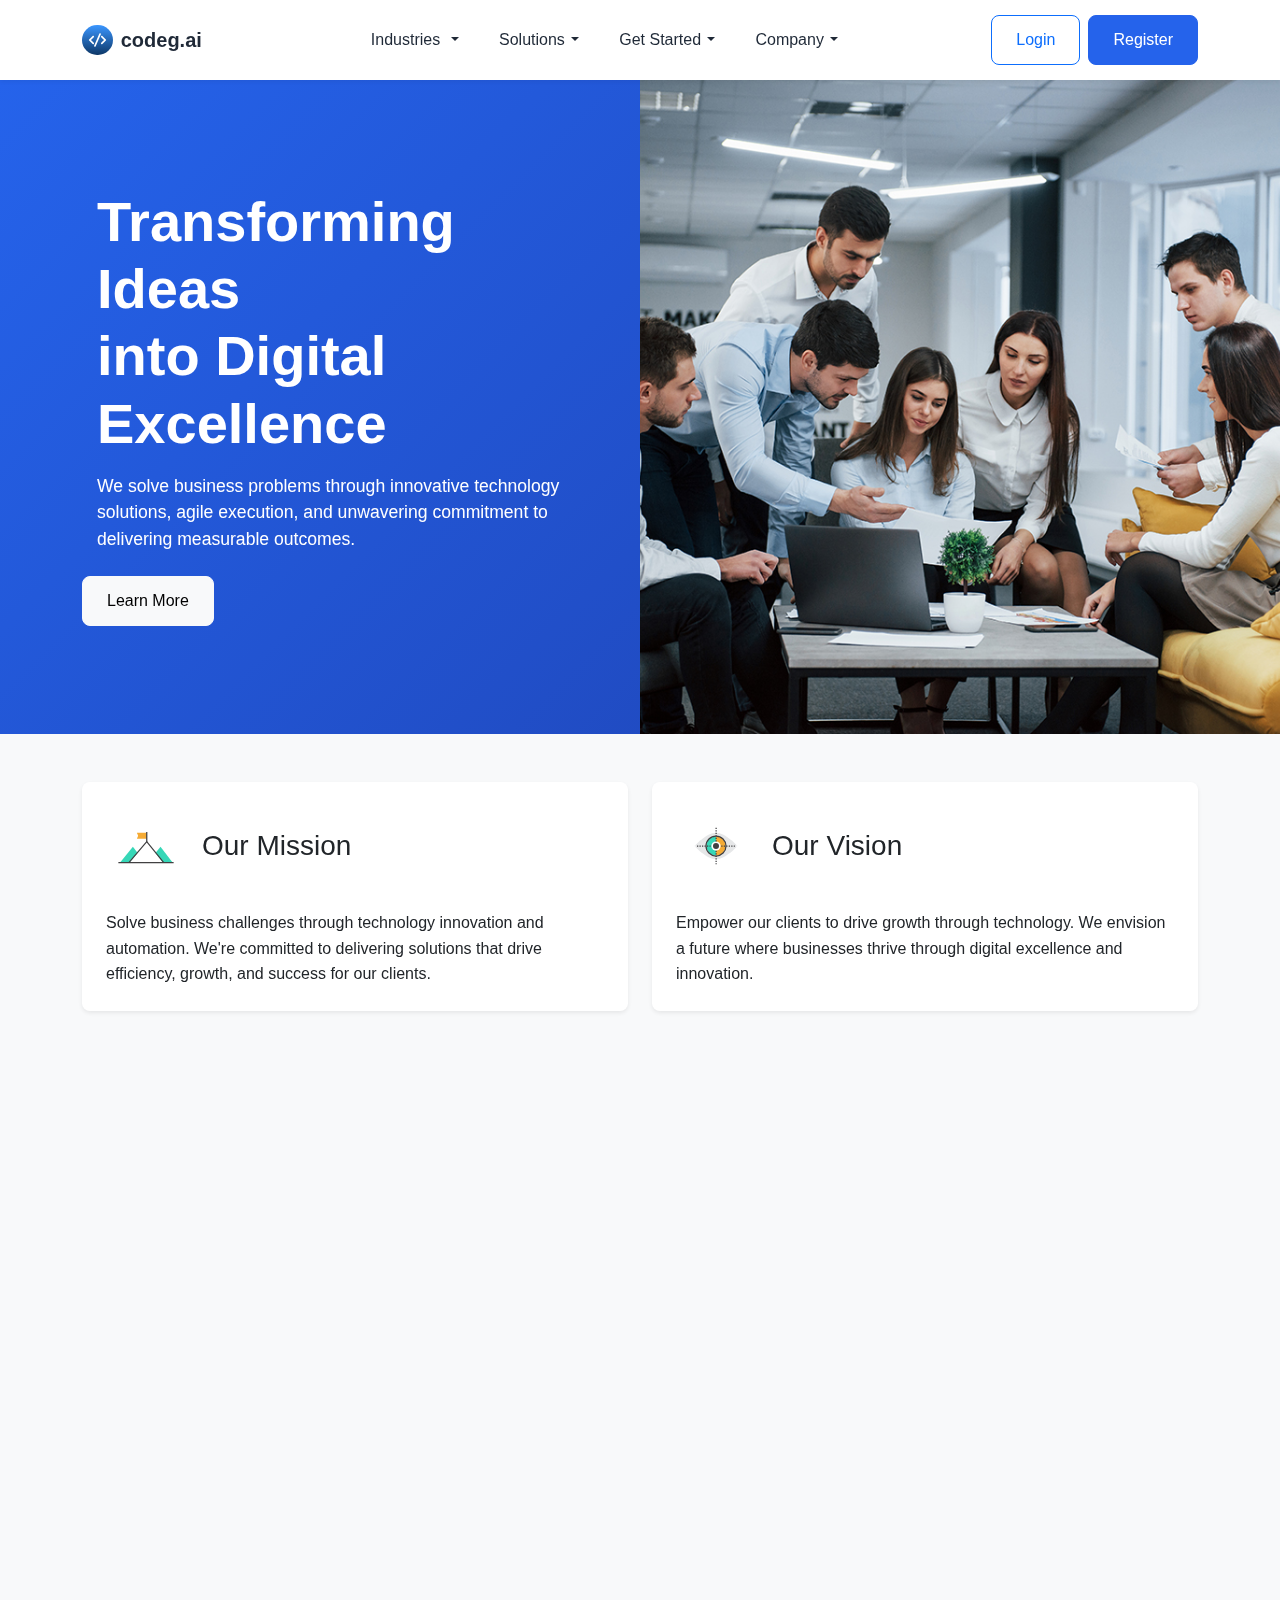
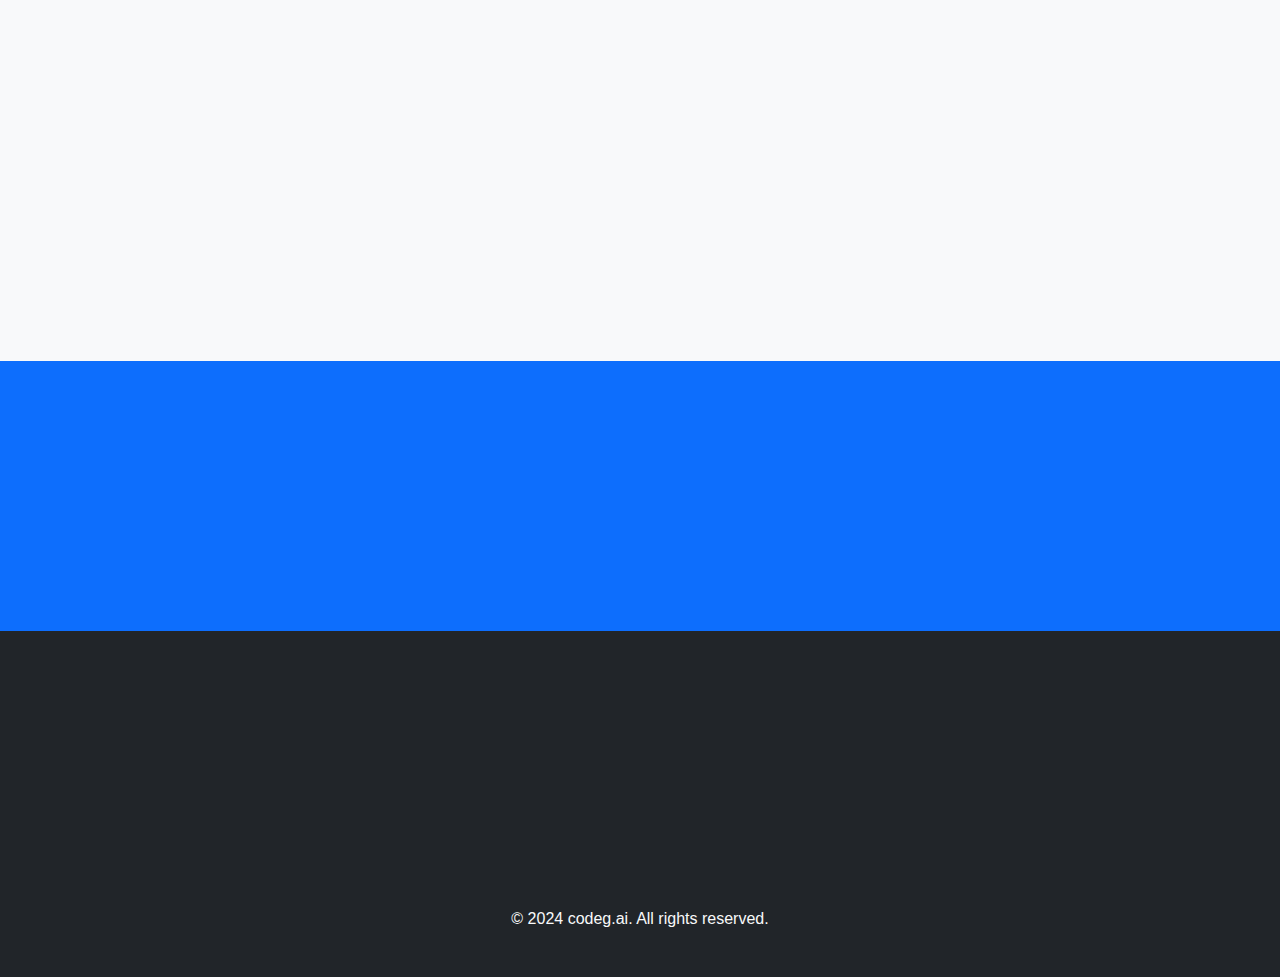
<file: about.html>
<!DOCTYPE html>
<html lang="en">
<head>
    <meta charset="UTF-8">
    <meta name="viewport" content="width=device-width, initial-scale=1.0">
    <title>codeg.ai - Intelligent Solutions</title>
    <!-- Bootstrap CSS -->
    <link href="https://cdn.jsdelivr.net/npm/bootstrap@5.3.0/dist/css/bootstrap.min.css" rel="stylesheet">
    <!-- AOS CSS -->
    <link href="https://unpkg.com/aos@2.3.1/dist/aos.css" rel="stylesheet">
    <!-- Custom CSS -->
    <link rel="stylesheet" href="assets/css/styles.css">
</head>
<body>
    <!-- Navigation -->
    <nav class="navbar navbar-expand-lg navbar-light fixed-top" id="mainNav">
        <div class="container">
            <!-- Logo on left -->
            <a class="navbar-brand" href="index.html">
                <img src="assets/images/logo.svg" alt="codeg.ai logo" class="navbar-logo">
                codeg.ai
            </a>

            <!-- Centered Menu Items -->
            <div class="collapse navbar-collapse justify-content-center" id="navbarResponsive">
                <ul class="navbar-nav">
                    <li class="nav-item dropdown">
                        <a class="nav-link dropdown-toggle" href="#" role="button" data-bs-toggle="dropdown" aria-expanded="false">
                            Industries
                        </a>
                        <div class="dropdown-menu industries-menu">
                            <div class="submenu-container">
                                <div class="desktop-grid">
                                    <!-- Column 1 -->
                                    <div class="menu-column">
                                        <a class="industry-card" href="healthcare.html">
                                            <h4>Healthcare</h4>
                                            <p>Innovative solutions for healthcare providers to streamline operations and enhance patient care delivery.</p>
                                        </a>
                                        <a class="industry-card" href="#">
                                            <h4>Hotels</h4>
                                            <p>Smart automation and management systems to elevate guest experiences and optimize hotel operations.</p>
                                        </a>
                                    </div>
                                    <!-- Column 2 -->
                                    <div class="menu-column">
                                        <a class="industry-card" href="#">
                                            <h4>Automotive</h4>
                                            <p>Advanced solutions for automotive businesses to enhance efficiency and customer satisfaction.</p>
                                        </a>
                                        <a class="industry-card" href="#">
                                            <h4>Retail</h4>
                                            <p>Digital transformation solutions to help retailers create seamless shopping experiences.</p>
                                        </a>
                                        <a class="industry-card" href="#">
                                            <h4>Banking & Finance</h4>
                                            <p>Secure and efficient solutions for modern banking and financial services.</p>
                                        </a>
                                    </div>
                                    <!-- Column 3 -->
                                    <div class="menu-column">
                                        <a class="industry-card" href="#">
                                            <h4>Education</h4>
                                            <p>Digital learning platforms and management systems for educational institutions.</p>
                                        </a>
                                        <a class="industry-card" href="#">
                                            <h4>Travel</h4>
                                            <p>Innovative solutions to enhance travel experiences and streamline operations.</p>
                                        </a>
                                    </div>
                                </div>
                            </div>
                        </div>
                    </li>
                    <li class="nav-item dropdown">
                        <a class="nav-link dropdown-toggle" href="#" role="button" data-bs-toggle="dropdown">Solutions</a>
                        <div class="dropdown-menu">
                            <div class="container">
                                <div class="row g-0">
                                    <!-- Voice Call Column -->
                                    <div class="col-md-4">
                                        <div class="solutions-section">
                                            <h3>Voice Call</h3>
                                            <div class="dropdown-items-wrapper">
                                                <a class="dropdown-item two-lines" href="#">Appointment Management</a>
                                                <a class="dropdown-item" href="#">Call Routing</a>
                                                <a class="dropdown-item" href="#">Outbound Calls</a>
                                                <a class="dropdown-item" href="#">Reminder</a>
                                                <a class="dropdown-item" href="#">Billing & Payment</a>
                                                <a class="dropdown-item" href="#">User queries</a>
                                                <a class="dropdown-item" href="#">Text to Speech</a>
                                                <a class="dropdown-item" href="#">Speech to Text</a>
                                            </div>
                                        </div>
                                    </div>
                                    <!-- Text Interaction Column -->
                                    <div class="col-md-4">
                                        <div class="solutions-section">
                                            <h3>Text Interaction</h3>
                                            <div class="dropdown-items-wrapper">
                                                <a class="dropdown-item two-lines" href="#">Appointment Management</a>
                                                <a class="dropdown-item" href="#">Call Routing</a>
                                                <a class="dropdown-item" href="#">Reminder</a>
                                                <a class="dropdown-item" href="#">Billing & Payment</a>
                                                <a class="dropdown-item" href="#">User queries</a>
                                            </div>
                                        </div>
                                    </div>
                                    <!-- Admin Column -->
                                    <div class="col-md-4">
                                        <div class="solutions-section">
                                            <h3>Admin</h3>
                                            <div class="dropdown-items-wrapper">
                                                <a class="dropdown-item" href="#">Management</a>
                                                <a class="dropdown-item" href="#">Use case Configuration</a>
                                            </div>
                                        </div>
                                    </div>
                                </div>
                            </div>
                        </div>
                    </li>
                    <li class="nav-item dropdown">
                        <a class="nav-link dropdown-toggle" href="contact.html" role="button" data-bs-toggle="dropdown">Get Started</a>
                        <ul class="dropdown-menu">
                            <li><a class="dropdown-item" href="#">Pricing</a></li>
                            <li><a class="dropdown-item" href="#">Money back guarantee</a></li>
                            <li><a class="dropdown-item" href="#">ROI</a></li>
                            <li><a class="dropdown-item" href="#">Contact our Expert</a></li>
                        </ul>
                    </li>
                    <li class="nav-item dropdown">
                        <a class="nav-link dropdown-toggle" href="#" role="button" data-bs-toggle="dropdown">Company</a>
                        <ul class="dropdown-menu">
                            <li><a class="dropdown-item" href="about.html">About Us</a></li>
                            <li><a class="dropdown-item" href="contact.html">Contact Us</a></li>
                            <li><a class="dropdown-item" href="careers.html">Careers</a></li>
                            <li><a class="dropdown-item" href="partners.html">Partners</a></li>
                        </ul>
                    </li>
                </ul>
                <!-- Mobile Login/Register Buttons -->
                <div class="mobile-nav-buttons d-lg-none">
                    <a href="#" class="btn btn-outline-primary">Login</a>
                    <a href="#" class="btn btn-primary">Register</a>
                </div>
            </div>

            <!-- Desktop Login/Register Buttons -->
            <div class="desktop-nav-buttons d-none d-lg-flex">
                <a href="#" class="btn btn-outline-primary me-2">Login</a>
                <a href="#" class="btn btn-primary">Register</a>
            </div>

            <!-- Mobile menu button -->
            <button class="navbar-toggler" type="button" data-bs-toggle="collapse" data-bs-target="#navbarResponsive">
                <span class="navbar-toggler-icon"></span>
            </button>
        </div>
    </nav>

    <!-- Hero Section -->
    <section class="about-hero position-relative bg-primary overflow-hidden">
        <div class="container position-relative" style="z-index: 2;">
            <div class="row align-items-center mobile-hero-content">
                <div class="col-lg-6 py-3 text-white text-center text-lg-start" data-aos="fade-right" data-aos-duration="1000">
                    <h1 class="display-4 fw-bold mb-3">Transforming<br>Ideas<br>into Digital<br>Excellence</h1>
                    <p class="lead mb-4">We solve business problems through innovative technology solutions, agile execution, and unwavering commitment to delivering measurable outcomes.</p>
                    <a href="#learn-more" class="btn btn-light mb-3">Learn More</a>
                </div>
            </div>
        </div>
        <div class="position-absolute top-0 end-0 h-100 w-50 d-none d-md-block" data-aos="fade-left" data-aos-duration="1000">
            <img src="assets/images/about-banner.jpg" alt="About Us Hero" class="w-100 h-100" style="object-fit: cover; object-position: center;">
        </div>
        <div class="mobile-hero-image d-md-none w-100" data-aos="fade-up" data-aos-duration="1000">
            <img src="assets/images/about-banner.jpg" alt="About Us Hero" class="w-100" style="object-fit: cover;">
        </div>
    </section>

    <!-- Mission & Vision Section -->
    <section class="mission-vision py-5 bg-light" id="learn-more">
        <div class="container">
            <div class="row g-4">
                <div class="col-md-6" data-aos="fade-right" data-aos-duration="1000">
                    <div class="card h-100 border-0 shadow-sm">
                        <div class="card-body p-4">
                            <div class="d-flex align-items-center mb-4">
                                <img src="assets/images/mission.svg" alt="Mission" class="me-3" width="80" onerror="this.onerror=null; this.src='[data-uri]'; this.style.width='48px'; this.style.height='48px';">
                                <h2 class="h3 mb-0 heading-hover">Our Mission</h2>
                            </div>
                            <p class="mb-0">Solve business challenges through technology innovation and automation. We're committed to delivering solutions that drive efficiency, growth, and success for our clients.</p>
                        </div>
                    </div>
                </div>
                <div class="col-md-6" data-aos="fade-left" data-aos-duration="1000">
                    <div class="card h-100 border-0 shadow-sm">
                        <div class="card-body p-4">
                            <div class="d-flex align-items-center mb-4">
                                <img src="assets/images/vision.svg" alt="Vision" class="me-3" width="80" onerror="this.onerror=null; this.src='[data-uri]'; this.style.width='48px'; this.style.height='48px';">
                                <h2 class="h3 mb-0 heading-hover">Our Vision</h2>
                            </div>
                            <p class="mb-0">Empower our clients to drive growth through technology. We envision a future where businesses thrive through digital excellence and innovation.</p>
                        </div>
                    </div>
                </div>
            </div>
        </div>
    </section>

    <!-- Why Choose Us Section -->
    <section class="why-choose-us py-5">
        <div class="container">
            <h2 class="text-center mb-5" data-aos="fade-up">Why Clients Trust Us</h2>
            <div class="row g-4">
                <div class="col-md-4" data-aos="fade-up" data-aos-delay="100">
                    <div class="feature-card text-center p-4">
                        <div class="feature-icon mb-4">
                            <img src="assets/images/innovation-icon.svg" alt="Innovation" width="64" onerror="this.onerror=null; this.src='[data-uri]'; this.style.width='64px'; this.style.height='64px';">
                        </div>
                        <h3 class="h4 mb-3">Innovation</h3>
                        <p>Leveraging cutting-edge technologies and methodologies to deliver innovative solutions that drive business growth.</p>
                    </div>
                </div>
                <div class="col-md-4" data-aos="fade-up" data-aos-delay="200">
                    <div class="feature-card text-center p-4">
                        <div class="feature-icon mb-4">
                            <img src="assets/images/speed-icon.svg" alt="Speed" width="64" onerror="this.onerror=null; this.src='[data-uri]'; this.style.width='64px'; this.style.height='64px';">
                        </div>
                        <h3 class="h4 mb-3">Speed</h3>
                        <p>Rapid development and deployment with our agile methodology, ensuring quick time-to-market for your solutions.</p>
                    </div>
                </div>
                <div class="col-md-4" data-aos="fade-up" data-aos-delay="300">
                    <div class="feature-card text-center p-4">
                        <div class="feature-icon mb-4">
                            <img src="assets/images/quality-icon.svg" alt="Quality" width="64" onerror="this.onerror=null; this.src='[data-uri]'; this.style.width='64px'; this.style.height='64px';">
                        </div>
                        <h3 class="h4 mb-3">Quality</h3>
                        <p>Unwavering commitment to excellence in every project, delivering robust and scalable solutions.</p>
                    </div>
                </div>
            </div>
        </div>
    </section>

    <!-- Our Team Section -->
    <section class="our-team py-5 bg-light">
        <div class="container">
            <div class="row">
                <div class="col-lg-5" data-aos="fade-right" data-aos-duration="1000">
                    <h2 class="h1 mb-4">Our Expert Team</h2>
                    <p class="lead mb-4">Our team of dedicated professionals brings together decades of experience in technology, innovation, and business transformation.</p>
                    <ul class="list-unstyled team-features">
                        <li class="mb-3" data-aos="fade-up" data-aos-delay="100">
                            <i class="fas fa-check-circle text-primary me-2"></i>
                            <span>Industry veterans with proven expertise</span>
                        </li>
                        <li class="mb-3" data-aos="fade-up" data-aos-delay="200">
                            <i class="fas fa-check-circle text-primary me-2"></i>
                            <span>Diverse skill sets across technologies</span>
                        </li>
                        <li class="mb-3" data-aos="fade-up" data-aos-delay="300">
                            <i class="fas fa-check-circle text-primary me-2"></i>
                            <span>Customer-focused approach</span>
                        </li>
                    </ul>
                </div>
                <div class="col-lg-7" data-aos="fade-left" data-aos-duration="1000">
                    <div class="team-image-container">
                        <img src="assets/images/team.jpg" alt="Our Team" class="img-fluid rounded shadow-lg team-image">
                    </div>
                </div>
            </div>
        </div>
    </section>

    <!-- Call to Action -->
    <section class="cta py-5 bg-primary text-white">
        <div class="container text-center" data-aos="fade-up" data-aos-duration="1000">
            <h2 class="mb-4">Let Codeg.ai be your catalyst for agility, scale, and digital excellence</h2>
            <p class="lead mb-4">Partner with us to transform your business through innovative technology solutions</p>
            <a href="contact.html" class="btn btn-light btn-lg">Get Started Today</a>
        </div>
    </section>

    <!-- Footer -->
    <footer class="footer bg-dark text-light">
        <div class="container">
            <div class="row">
                <div class="col-lg-3" data-aos="fade-right" data-aos-delay="100">
                    <h5>About codeg.ai</h5>
                    <p>Transforming businesses with intelligent solutions</p>
                </div>
                <div class="col-lg-3" data-aos="fade-right" data-aos-delay="200">
                    <h5>Quick Links</h5>
                    <ul class="list-unstyled">
                        <li><a href="index.html">Home</a></li>
                        <li><a href="about.html">About Us</a></li>
                        <li><a href="#">Solutions</a></li>
                        <li><a href="contact.html">Contact</a></li>
                    </ul>
                </div>
                <div class="col-lg-3" data-aos="fade-left" data-aos-delay="200">
                    <h5>Contact</h5>
                    <ul class="list-unstyled">
                        <li>Email: info@codeg.ai</li>
                        <li>Phone: +1 (555) 123-4567</li>
                    </ul>
                </div>
                <div class="col-lg-3" data-aos="fade-left" data-aos-delay="100">
                    <h5>Follow Us</h5>
                    <div class="social-links">
                        <a href="#"><i class="fab fa-facebook"></i></a>
                        <a href="#"><i class="fab fa-twitter"></i></a>
                        <a href="#"><i class="fab fa-linkedin"></i></a>
                        <a href="#"><i class="fab fa-instagram"></i></a>
                    </div>
                </div>
            </div>
            <div class="row mt-4">
                <div class="col-12 text-center">
                    <p>&copy; 2024 codeg.ai. All rights reserved.</p>
                </div>
            </div>
        </div>
    </footer>

    <!-- Font Awesome -->
    <link rel="stylesheet" href="https://cdnjs.cloudflare.com/ajax/libs/font-awesome/6.0.0/css/all.min.css">
    <!-- Bootstrap JS -->
    <script src="https://cdn.jsdelivr.net/npm/bootstrap@5.3.2/dist/js/bootstrap.bundle.min.js"></script>
    <!-- AOS JS -->
    <script src="https://unpkg.com/aos@2.3.1/dist/aos.js"></script>
    <script>
        // Initialize AOS
        AOS.init({
            duration: 1000,
            once: true,
            offset: 100
        });
    </script>
    <!-- Custom JS -->
    <script src="assets/js/main.js"></script>
</body>
</html>
</file>
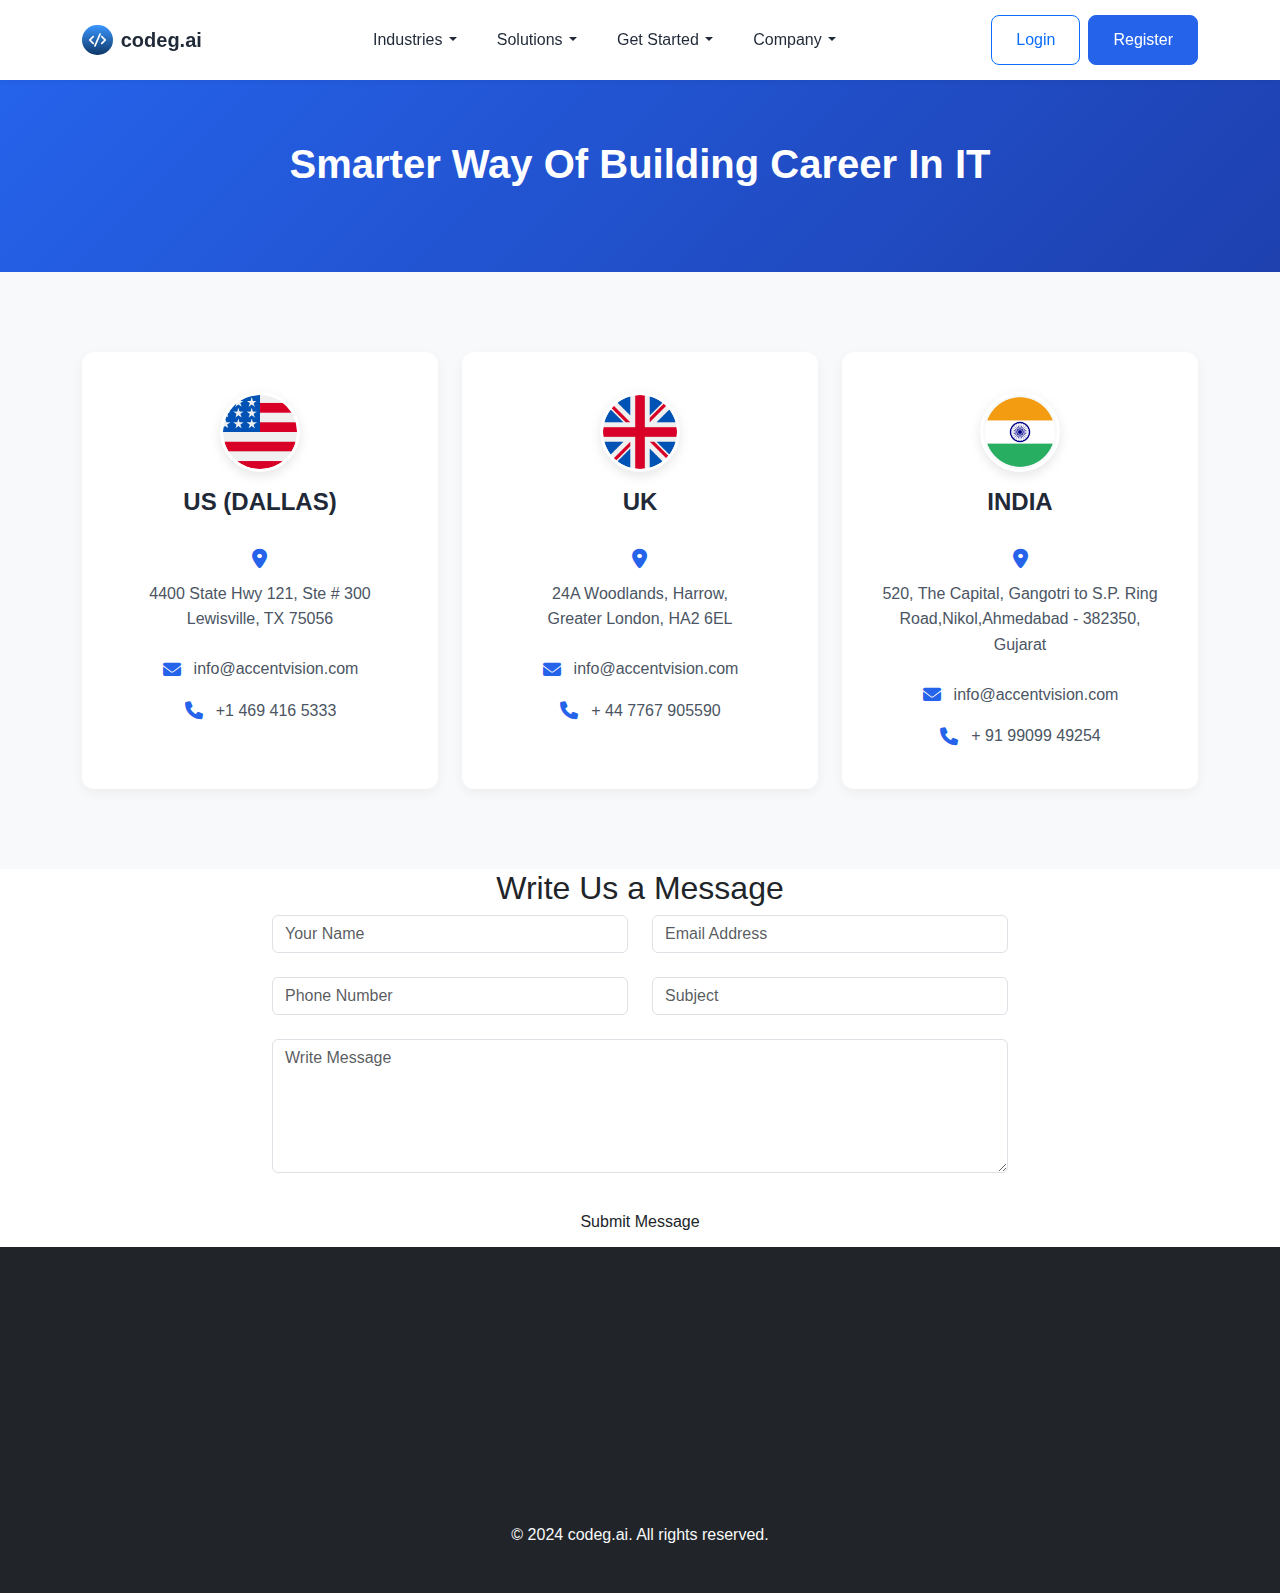
<file: contact.html>
<!DOCTYPE html>
<html lang="en">
<head>
    <meta charset="UTF-8">
    <meta name="viewport" content="width=device-width, initial-scale=1.0">
    <title>Contact Us - codeg.ai</title>
    <!-- Bootstrap CSS -->
    <link href="https://cdn.jsdelivr.net/npm/bootstrap@5.3.0/dist/css/bootstrap.min.css" rel="stylesheet">
    <!-- Font Awesome -->
    <link rel="stylesheet" href="https://cdnjs.cloudflare.com/ajax/libs/font-awesome/6.0.0/css/all.min.css">
    <!-- AOS CSS -->
    <link href="https://unpkg.com/aos@2.3.1/dist/aos.css" rel="stylesheet">
    <!-- Custom CSS -->
    <link rel="stylesheet" href="assets/css/styles.css">
</head>
<body>
    <!-- Navigation -->
    <nav class="navbar navbar-expand-lg navbar-light fixed-top" id="mainNav">
        <div class="container">
            <!-- Logo on left -->
            <a class="navbar-brand" href="index.html">
                <img src="assets/images/logo.svg" alt="codeg.ai logo" class="navbar-logo">
                codeg.ai
            </a>

            <!-- Centered Menu Items -->
            <div class="collapse navbar-collapse justify-content-center" id="navbarResponsive">
                <ul class="navbar-nav">
                    <li class="nav-item dropdown">
                        <a class="nav-link dropdown-toggle" href="#" role="button" data-bs-toggle="dropdown">Industries</a>
                        <div class="dropdown-menu industries-menu">
                            <div class="container">
                                <div class="row">
                                    <!-- Column 1 -->
                                    <div class="col-md-4">
                                        <div class="industries-section">
                                            <a href="healthcare.html" class="industry-card">
                                                <h4>Healthcare</h4>
                                                <p>Innovative solutions for healthcare providers to streamline operations and enhance patient care delivery.</p>
                                            </a>
                                            <a href="#" class="industry-card">
                                                <h4>Hotels</h4>
                                                <p>Smart automation and management systems to elevate guest experiences and optimize hotel operations.</p>
                                            </a>
                                        </div>
                                    </div>
                                    <!-- Column 2 -->
                                    <div class="col-md-4">
                                        <div class="industries-section">
                                            <a href="#" class="industry-card">
                                                <h4>Automotive</h4>
                                                <p>Advanced solutions for automotive businesses to enhance efficiency and customer satisfaction.</p>
                                            </a>
                                            <a href="#" class="industry-card">
                                                <h4>Retail</h4>
                                                <p>Digital transformation solutions to help retailers create seamless shopping experiences.</p>
                                            </a>
                                            <a href="#" class="industry-card">
                                                <h4>Banking & Finance</h4>
                                                <p>Secure and efficient solutions for modern banking and financial services.</p>
                                            </a>
                                        </div>
                                    </div>
                                    <!-- Column 3 -->
                                    <div class="col-md-4">
                                        <div class="industries-section">
                                            <a href="#" class="industry-card">
                                                <h4>Education</h4>
                                                <p>Digital learning platforms and management systems for educational institutions.</p>
                                            </a>
                                            <a href="#" class="industry-card">
                                                <h4>Travel</h4>
                                                <p>Innovative solutions to enhance travel experiences and streamline operations.</p>
                                            </a>
                                        </div>
                                    </div>
                                </div>
                            </div>
                        </div>
                    </li>
                    <li class="nav-item dropdown">
                        <a class="nav-link dropdown-toggle" href="#" role="button" data-bs-toggle="dropdown">Solutions</a>
                        <div class="dropdown-menu">
                            <div class="container">
                                <div class="row g-0">
                                    <!-- Voice Call Column -->
                                    <div class="col-md-4">
                                        <div class="solutions-section">
                                            <h3>Voice Call</h3>
                                            <div class="dropdown-items-wrapper">
                                                <a class="dropdown-item two-lines" href="#">AppointmentManagement</a>
                                                <a class="dropdown-item" href="#">Call Routing</a>
                                                <a class="dropdown-item" href="#">Outbound Calls</a>
                                                <a class="dropdown-item" href="#">Reminder</a>
                                                <a class="dropdown-item" href="#">Billing & Payment</a>
                                                <a class="dropdown-item" href="#">User queries</a>
                                                <a class="dropdown-item" href="#">Text to Speech</a>
                                                <a class="dropdown-item" href="#">Speech to Text</a>
                                            </div>
                                        </div>
                                    </div>
                                    <!-- Text Interaction Column -->
                                    <div class="col-md-4">
                                        <div class="solutions-section">
                                            <h3>Text Interaction</h3>
                                            <div class="dropdown-items-wrapper">
                                                <a class="dropdown-item two-lines" href="#">AppointmentManagement</a>
                                                <a class="dropdown-item" href="#">Call Routing</a>
                                                <a class="dropdown-item" href="#">Reminder</a>
                                                <a class="dropdown-item" href="#">Billing & Payment</a>
                                                <a class="dropdown-item" href="#">User queries</a>
                                            </div>
                                        </div>
                                    </div>
                                    <!-- Admin Column -->
                                    <div class="col-md-4">
                                        <div class="solutions-section">
                                            <h3>Admin</h3>
                                            <div class="dropdown-items-wrapper">
                                                <a class="dropdown-item" href="#">Management</a>
                                                <a class="dropdown-item" href="#">Use case Configuration</a>
                                            </div>
                                        </div>
                                    </div>
                                </div>
                            </div>
                        </div>
                    </li>
                    <li class="nav-item dropdown">
                        <a class="nav-link dropdown-toggle" href="contact.html" role="button" data-bs-toggle="dropdown">Get Started</a>
                        <ul class="dropdown-menu">
                            <li><a class="dropdown-item" href="#">Pricing</a></li>
                            <li><a class="dropdown-item" href="#">Money back guarantee</a></li>
                            <li><a class="dropdown-item" href="#">ROI</a></li>
                            <li><a class="dropdown-item" href="#">Contact our Expert</a></li>
                        </ul>
                    </li>
                    <li class="nav-item dropdown">
                        <a class="nav-link dropdown-toggle" href="#" role="button" data-bs-toggle="dropdown">Company</a>
                        <ul class="dropdown-menu">
                            <li><a class="dropdown-item" href="about.html">About Us</a></li>
                            <li><a class="dropdown-item" href="contact.html">Contact Us</a></li>
                            <li><a class="dropdown-item" href="careers.html">Careers</a></li>
                            <li><a class="dropdown-item" href="partners.html">Partners</a></li>
                        </ul>
                    </li>
                </ul>
                <!-- Mobile Login/Register Buttons -->
                <div class="mobile-nav-buttons d-lg-none">
                    <a href="#" class="btn btn-outline-primary">Login</a>
                    <a href="#" class="btn btn-primary">Register</a>
                </div>
            </div>

            <!-- Desktop Login/Register Buttons -->
            <div class="desktop-nav-buttons d-none d-lg-flex">
                <a href="#" class="btn btn-outline-primary me-2">Login</a>
                <a href="#" class="btn btn-primary">Register</a>
            </div>

            <!-- Mobile menu button -->
            <button class="navbar-toggler" type="button" data-bs-toggle="collapse" data-bs-target="#navbarResponsive">
                <span class="navbar-toggler-icon"></span>
            </button>
        </div>
    </nav>

    <main>
        <!-- Contact Hero Section -->
        <header class="contact-hero">
            <div class="container">
                <div class="row">
                    <div class="col-lg-8 mx-auto text-center">
                        <h1>Smarter Way Of Building Career In IT</h1>
                    </div>
                </div>
            </div>
        </header>

        <!-- Global Offices Section -->
        <section class="global-offices">
            <div class="container">
                <div class="row g-4">
                    <!-- US Office -->
                    <div class="col-lg-4 col-md-6">
                        <div class="office-card">
                            <div class="office-header">
                                <div class="flag-wrapper">
                                    <img src="assets/images/united-states.png" alt="US Flag" class="country-flag">
                                </div>
                                <h3>US (DALLAS)</h3>
                            </div>
                            <div class="office-details">
                                <div class="location-info">
                                    <i class="fas fa-map-marker-alt"></i>
                                    <p>4400 State Hwy 121, Ste # 300<br>Lewisville, TX 75056</p>
                                </div>
                                <div class="contact-info">
                                    <div class="email">
                                        <i class="fas fa-envelope"></i>
                                        <a href="mailto:info@accentvision.com">info@accentvision.com</a>
                                    </div>
                                    <div class="phone">
                                        <i class="fas fa-phone"></i>
                                        <a href="tel:+14694165333">+1 469 416 5333</a>
                                    </div>
                                </div>
                            </div>
                        </div>
                    </div>

                    <!-- UK Office -->
                    <div class="col-lg-4 col-md-6">
                        <div class="office-card">
                            <div class="office-header">
                                <div class="flag-wrapper">
                                    <img src="assets/images/united-kingdom.png" alt="UK Flag" class="country-flag">
                                </div>
                                <h3>UK</h3>
                            </div>
                            <div class="office-details">
                                <div class="location-info">
                                    <i class="fas fa-map-marker-alt"></i>
                                    <p>24A Woodlands, Harrow,<br>Greater London, HA2 6EL</p>
                                </div>
                                <div class="contact-info">
                                    <div class="email">
                                        <i class="fas fa-envelope"></i>
                                        <a href="mailto:info@accentvision.com">info@accentvision.com</a>
                                    </div>
                                    <div class="phone">
                                        <i class="fas fa-phone"></i>
                                        <a href="tel:+447767905590">+ 44 7767 905590</a>
                                    </div>
                                </div>
                            </div>
                        </div>
                    </div>

                    <!-- India Office -->
                    <div class="col-lg-4 col-md-6">
                        <div class="office-card">
                            <div class="office-header">
                                <div class="flag-wrapper">
                                    <img src="assets/images/india.png" alt="India Flag" class="country-flag">
                                </div>
                                <h3>INDIA</h3>
                            </div>
                            <div class="office-details">
                                <div class="location-info">
                                    <i class="fas fa-map-marker-alt"></i>
                                    <p>520, The Capital, Gangotri to S.P. Ring Road,Nikol,Ahmedabad - 382350, Gujarat</p>
                                </div>
                                <div class="contact-info">
                                    <div class="email">
                                        <i class="fas fa-envelope"></i>
                                        <a href="mailto:info@accentvision.com">info@accentvision.com</a>
                                    </div>
                                    <div class="phone">
                                        <i class="fas fa-phone"></i>
                                        <a href="tel:+919909949254">+ 91 99099 49254</a>
                                    </div>
                                </div>
                            </div>
                        </div>
                    </div>
                </div>
            </div>
        </section>

        <!-- Contact Form Section -->
        <section class="contact-form-section">
            <div class="container">
                <div class="row justify-content-center">
                    <div class="col-lg-8">
                        <div class="form-wrapper">
                            <h2 class="text-center">Write Us a Message</h2>
                            <form id="contactForm" novalidate>
                                <div class="row g-4">
                                    <div class="col-md-6">
                                        <div class="form-group">
                                            <input type="text" class="form-control" id="name" name="name" placeholder="Your Name" required>
                                            <div class="invalid-feedback">Please enter your name</div>
                                        </div>
                                    </div>
                                    <div class="col-md-6">
                                        <div class="form-group">
                                            <input type="email" class="form-control" id="email" name="email" placeholder="Email Address" required>
                                            <div class="invalid-feedback">Please enter a valid email address</div>
                                        </div>
                                    </div>
                                    <div class="col-md-6">
                                        <div class="form-group">
                                            <input type="tel" class="form-control" id="phone" name="phone" placeholder="Phone Number" required>
                                            <div class="invalid-feedback">Please enter your phone number</div>
                                        </div>
                                    </div>
                                    <div class="col-md-6">
                                        <div class="form-group">
                                            <input type="text" class="form-control" id="subject" name="subject" placeholder="Subject" required>
                                            <div class="invalid-feedback">Please enter a subject</div>
                                        </div>
                                    </div>
                                    <div class="col-12">
                                        <div class="form-group">
                                            <textarea class="form-control" id="message" name="message" rows="5" placeholder="Write Message" required></textarea>
                                            <div class="invalid-feedback">Please enter your message</div>
                                        </div>
                                    </div>
                                    <div class="col-12 text-center">
                                        <button type="submit" class="btn btn-submit">Submit Message</button>
                                    </div>
                                </div>
                            </form>
                        </div>
                    </div>
                </div>
            </div>
        </section>
    </main>

    <!-- Footer -->
    <footer class="footer bg-dark text-light">
        <div class="container">
            <div class="row">
                <div class="col-lg-3" data-aos="fade-right" data-aos-delay="100">
                    <h5>About codeg.ai</h5>
                    <p>Transforming businesses with intelligent solutions</p>
                </div>
                <div class="col-lg-3" data-aos="fade-right" data-aos-delay="200">
                    <h5>Quick Links</h5>
                    <ul class="list-unstyled">
                        <li><a href="index.html">Home</a></li>
                        <li><a href="about.html">About Us</a></li>
                        <li><a href="#">Solutions</a></li>
                        <li><a href="contact.html">Contact</a></li>
                    </ul>
                </div>
                <div class="col-lg-3" data-aos="fade-left" data-aos-delay="200">
                    <h5>Contact</h5>
                    <ul class="list-unstyled">
                        <li>Email: info@codeg.ai</li>
                        <li>Phone: +1 (555) 123-4567</li>
                    </ul>
                </div>
                <div class="col-lg-3" data-aos="fade-left" data-aos-delay="100">
                    <h5>Follow Us</h5>
                    <div class="social-links">
                        <a href="#"><i class="fab fa-facebook"></i></a>
                        <a href="#"><i class="fab fa-twitter"></i></a>
                        <a href="#"><i class="fab fa-linkedin"></i></a>
                        <a href="#"><i class="fab fa-instagram"></i></a>
                    </div>
                </div>
            </div>
            <div class="row mt-4">
                <div class="col-12 text-center">
                    <p>&copy; 2024 codeg.ai. All rights reserved.</p>
                </div>
            </div>
        </div>
    </footer>

    <!-- Bootstrap JS and dependencies -->
    <script src="https://cdn.jsdelivr.net/npm/bootstrap@5.3.0/dist/js/bootstrap.bundle.min.js"></script>
    <!-- AOS JS -->
    <script src="https://unpkg.com/aos@2.3.1/dist/aos.js"></script>
    <script>
        // Initialize AOS
        AOS.init({
            duration: 1000,
            once: true,
            offset: 100
        });
    </script>
    <!-- Custom JS -->
    <script src="assets/js/main.js"></script>
</body>
</html>
</file>
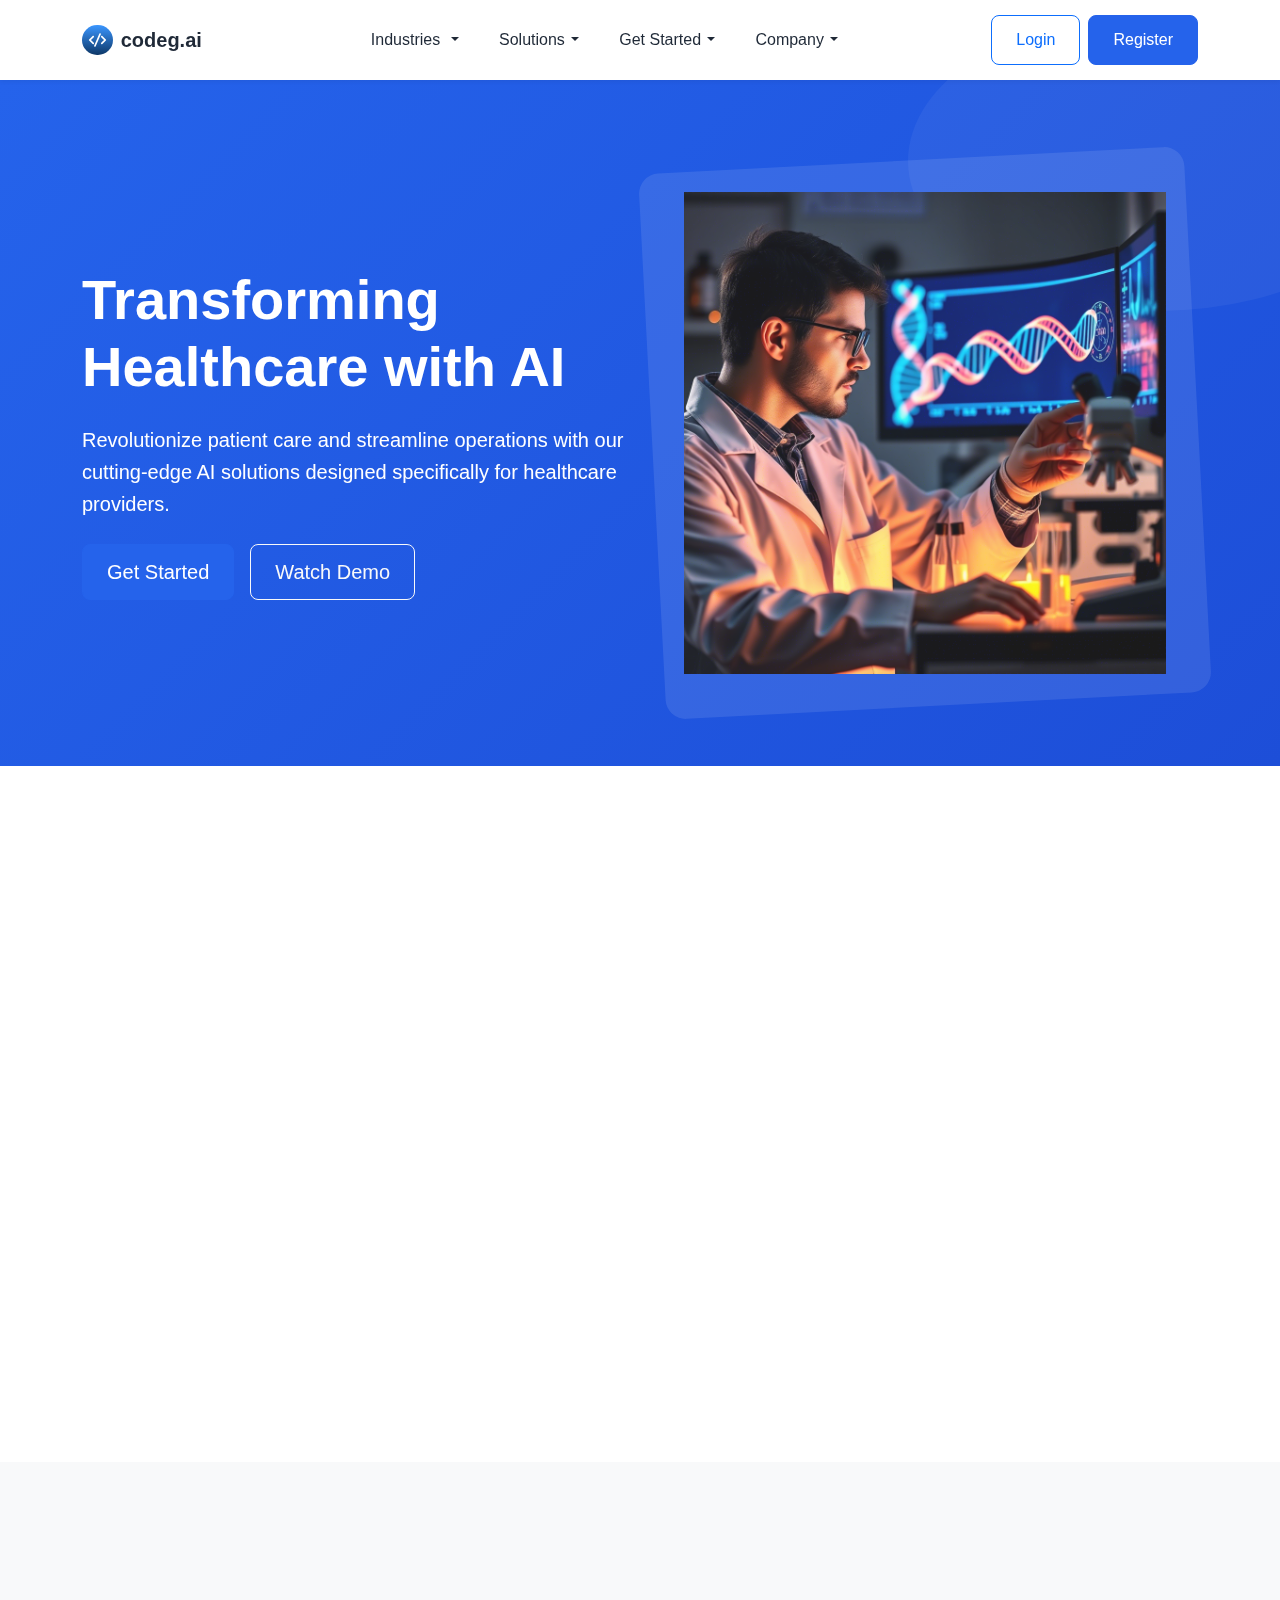
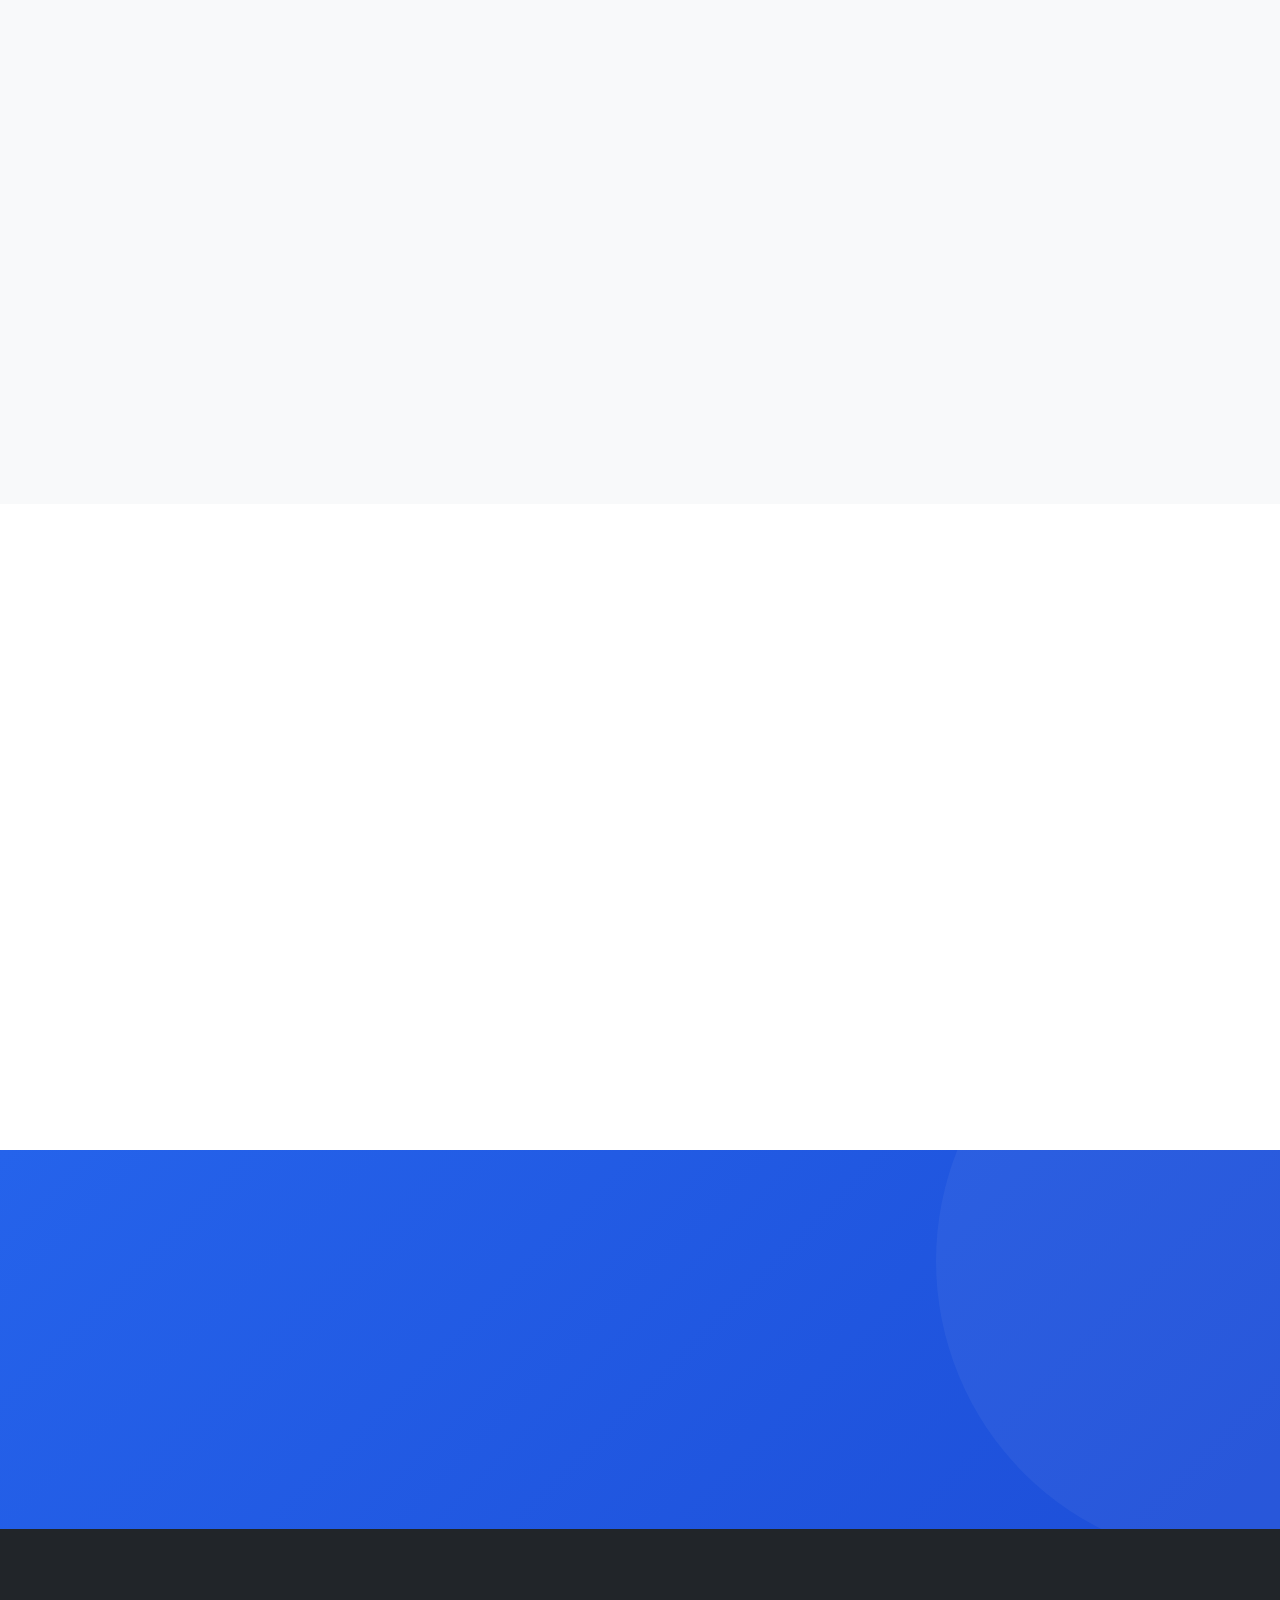
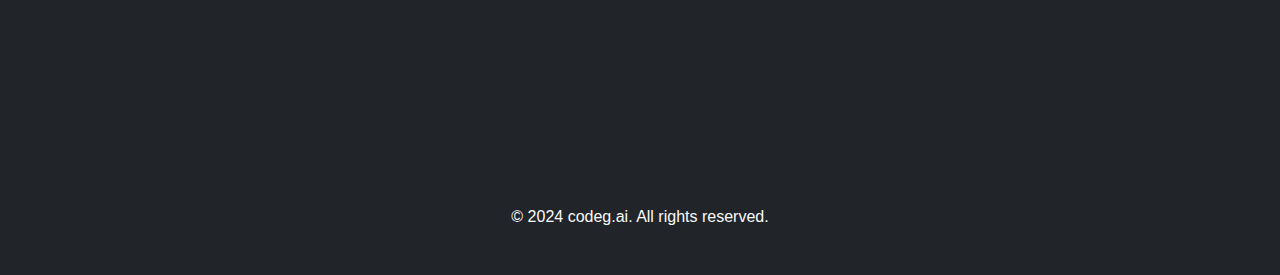
<file: healthcare.html>
<!DOCTYPE html>
<html lang="en">
<head>
    <meta charset="UTF-8">
    <meta name="viewport" content="width=device-width, initial-scale=1.0">
    <title>Healthcare Solutions - codeg.ai</title>
    <!-- Bootstrap CSS -->
    <link href="https://cdn.jsdelivr.net/npm/bootstrap@5.3.0/dist/css/bootstrap.min.css" rel="stylesheet">
    <!-- Custom CSS -->
    <link rel="stylesheet" href="assets/css/styles.css">
    <!-- AOS Library for Scroll Animations -->
    <link href="https://unpkg.com/aos@2.3.1/dist/aos.css" rel="stylesheet">
</head>
<body>
    <!-- Navigation - Same as index.html -->
    <nav class="navbar navbar-expand-lg navbar-light fixed-top" id="mainNav">
        <div class="container">
            <!-- Logo on left -->
            <a class="navbar-brand" href="index.html">
                <img src="assets/images/logo.svg" alt="codeg.ai logo" class="navbar-logo">
                codeg.ai
            </a>

            <!-- Centered Menu Items -->
            <div class="collapse navbar-collapse justify-content-center" id="navbarResponsive">
                <ul class="navbar-nav">
                    <li class="nav-item dropdown">
                        <a class="nav-link dropdown-toggle" href="#" role="button" data-bs-toggle="dropdown" aria-expanded="false">
                            Industries
                        </a>
                        <div class="dropdown-menu industries-menu">
                            <div class="submenu-container">
                                <div class="desktop-grid">
                                    <!-- Column 1 -->
                                    <div class="menu-column">
                                        <a class="industry-card" href="#">
                                            <h4>Healthcare</h4>
                                            <p>Innovative solutions for healthcare providers to streamline operations and enhance patient care delivery.</p>
                                        </a>
                                        <a class="industry-card" href="#">
                                            <h4>Hotels</h4>
                                            <p>Smart automation and management systems to elevate guest experiences and optimize hotel operations.</p>
                                        </a>
                                    </div>
                                    <!-- Column 2 -->
                                    <div class="menu-column">
                                        <a class="industry-card" href="#">
                                            <h4>Automotive</h4>
                                            <p>Advanced solutions for automotive businesses to enhance efficiency and customer satisfaction.</p>
                                        </a>
                                        <a class="industry-card" href="#">
                                            <h4>Retail</h4>
                                            <p>Digital transformation solutions to help retailers create seamless shopping experiences.</p>
                                        </a>
                                        <a class="industry-card" href="#">
                                            <h4>Banking & Finance</h4>
                                            <p>Secure and efficient solutions for modern banking and financial services.</p>
                                        </a>
                                    </div>
                                    <!-- Column 3 -->
                                    <div class="menu-column">
                                        <a class="industry-card" href="#">
                                            <h4>Education</h4>
                                            <p>Digital learning platforms and management systems for educational institutions.</p>
                                        </a>
                                        <a class="industry-card" href="#">
                                            <h4>Travel</h4>
                                            <p>Innovative solutions to enhance travel experiences and streamline operations.</p>
                                        </a>
                                    </div>
                                </div>
                            </div>
                        </div>
                    </li>
                    <li class="nav-item dropdown">
                        <a class="nav-link dropdown-toggle" href="#" role="button" data-bs-toggle="dropdown">Solutions</a>
                        <div class="dropdown-menu">
                            <div class="container">
                                <div class="row g-0">
                                    <!-- Voice Call Column -->
                                    <div class="col-md-4">
                                        <div class="solutions-section">
                                            <h3>Voice Call</h3>
                                            <div class="dropdown-items-wrapper">
                                                <a class="dropdown-item two-lines" href="#">Appointment Management</a>
                                                <a class="dropdown-item" href="#">Call Routing</a>
                                                <a class="dropdown-item" href="#">Outbound Calls</a>
                                                <a class="dropdown-item" href="#">Reminder</a>
                                                <a class="dropdown-item" href="#">Billing & Payment</a>
                                                <a class="dropdown-item" href="#">User queries</a>
                                                <a class="dropdown-item" href="#">Text to Speech</a>
                                                <a class="dropdown-item" href="#">Speech to Text</a>
                                            </div>
                                        </div>
                                    </div>
                                    <!-- Text Interaction Column -->
                                    <div class="col-md-4">
                                        <div class="solutions-section">
                                            <h3>Text Interaction</h3>
                                            <div class="dropdown-items-wrapper">
                                                <a class="dropdown-item two-lines" href="#">Appointment Management</a>
                                                <a class="dropdown-item" href="#">Call Routing</a>
                                                <a class="dropdown-item" href="#">Reminder</a>
                                                <a class="dropdown-item" href="#">Billing & Payment</a>
                                                <a class="dropdown-item" href="#">User queries</a>
                                            </div>
                                        </div>
                                    </div>
                                    <!-- Admin Column -->
                                    <div class="col-md-4">
                                        <div class="solutions-section">
                                            <h3>Admin</h3>
                                            <div class="dropdown-items-wrapper">
                                                <a class="dropdown-item" href="#">Management</a>
                                                <a class="dropdown-item" href="#">Use case Configuration</a>
                                            </div>
                                        </div>
                                    </div>
                                </div>
                            </div>
                        </div>
                    </li>
                    <li class="nav-item dropdown">
                        <a class="nav-link dropdown-toggle" href="#" role="button" data-bs-toggle="dropdown">Get Started</a>
                        <ul class="dropdown-menu">
                            <li><a class="dropdown-item" href="#">Pricing</a></li>
                            <li><a class="dropdown-item" href="#">Money back guarantee</a></li>
                            <li><a class="dropdown-item" href="#">ROI</a></li>
                            <li><a class="dropdown-item" href="#">Contact our Expert</a></li>
                        </ul>
                    </li>
                    <li class="nav-item dropdown">
                        <a class="nav-link dropdown-toggle" href="#" role="button" data-bs-toggle="dropdown">Company</a>
                        <ul class="dropdown-menu">
                            <li><a class="dropdown-item" href="about.html">About Us</a></li>
                            <li><a class="dropdown-item" href="contact.html">Contact Us</a></li>
                            <li><a class="dropdown-item" href="careers.html">Careers</a></li>
                            <li><a class="dropdown-item" href="partners.html">Partners</a></li>
                        </ul>
                    </li>
                </ul>
                <!-- Mobile Login/Register Buttons -->
                <div class="mobile-nav-buttons d-lg-none">
                    <a href="#" class="btn btn-outline-primary">Login</a>
                    <a href="#" class="btn btn-primary">Register</a>
                </div>
            </div>

            <!-- Desktop Login/Register Buttons -->
            <div class="desktop-nav-buttons d-none d-lg-flex">
                <a href="#" class="btn btn-outline-primary me-2">Login</a>
                <a href="#" class="btn btn-primary">Register</a>
            </div>

            <!-- Mobile menu button -->
            <button class="navbar-toggler" type="button" data-bs-toggle="collapse" data-bs-target="#navbarResponsive">
                <span class="navbar-toggler-icon"></span>
            </button>
        </div>
    </nav>

    <!-- Healthcare Hero Section -->
    <section class="healthcare-hero">
        <div class="container">
            <div class="row align-items-center">
                <div class="col-lg-6" data-aos="fade-right">
                    <h1 class="display-4 fw-bold mb-4">Transforming Healthcare with AI</h1>
                    <p class="lead mb-4">Revolutionize patient care and streamline operations with our cutting-edge AI solutions designed specifically for healthcare providers.</p>
                    <div class="d-flex gap-3">
                        <a href="#" class="btn btn-primary btn-lg">Get Started</a>
                        <a href="#" class="btn btn-outline-light btn-lg">Watch Demo</a>
                    </div>
                </div>
                <div class="col-lg-6" data-aos="fade-left">
                    <div class="hero-image-container">
                        <img src="assets/images/healthcare03.png" alt="Healthcare Innovation" class="img-fluid">
                    </div>
                </div>
            </div>
        </div>
    </section>

    <!-- Key Features Section -->
    <section class="key-features py-5">
        <div class="container">
            <div class="section-header text-center" data-aos="fade-up">
                <h6 class="text-primary fw-bold text-uppercase">Our Solutions</h6>
                <h2 class="display-5 fw-bold mb-3">Comprehensive Healthcare Solutions</h2>
                <div class="title-underline"></div>
            </div>

            <div class="row g-4">
                <!-- Feature 1 -->
                <div class="col-md-6 col-lg-4" data-aos="fade-up" data-aos-delay="100">
                    <div class="feature-card h-100">
                        <div class="feature-icon mb-4">
                            <svg width="64" height="64" viewBox="0 0 64 64" fill="none" xmlns="http://www.w3.org/2000/svg">
                                <rect width="64" height="64" rx="16" fill="#EEF2FF"/>
                                <path d="M32 20L44 26V38L32 44L20 38V26L32 20Z" stroke="#2563EB" stroke-width="2"/>
                                <path d="M32 32L32 44" stroke="#2563EB" stroke-width="2"/>
                                <path d="M44 26L32 32" stroke="#2563EB" stroke-width="2"/>
                                <path d="M20 26L32 32" stroke="#2563EB" stroke-width="2"/>
                            </svg>
                        </div>
                        <h3 class="h4 mb-3">Patient Care Automation</h3>
                        <p class="text-muted">Streamline patient care with AI-powered automation that handles appointments, reminders, and follow-ups.</p>
                        <ul class="feature-list">
                            <li><span class="feature-check">✓</span> Smart Appointment Scheduling</li>
                            <li><span class="feature-check">✓</span> Automated Reminders</li>
                            <li><span class="feature-check">✓</span> Patient Follow-up System</li>
                        </ul>
                    </div>
                </div>

                <!-- Feature 2 -->
                <div class="col-md-6 col-lg-4" data-aos="fade-up" data-aos-delay="200">
                    <div class="feature-card h-100">
                        <div class="feature-icon mb-4">
                            <svg width="64" height="64" viewBox="0 0 64 64" fill="none" xmlns="http://www.w3.org/2000/svg">
                                <rect width="64" height="64" rx="16" fill="#EEF2FF"/>
                                <path d="M22 20C22 18.8954 22.8954 18 24 18H40C41.1046 18 42 18.8954 42 20V40C42 41.1046 41.1046 42 40 42H24C22.8954 42 22 41.1046 22 40V20Z" stroke="#2563EB" stroke-width="2" stroke-linecap="round" stroke-linejoin="round"/>
                                <path d="M32 36V38" stroke="#2563EB" stroke-width="2" stroke-linecap="round" stroke-linejoin="round"/>
                                <path d="M28 24H36" stroke="#2563EB" stroke-width="2" stroke-linecap="round" stroke-linejoin="round"/>
                            </svg>
                        </div>
                        <h3 class="h4 mb-3">Voice AI Solutions</h3>
                        <p class="text-muted">Enhance patient communication with intelligent voice solutions that understand and respond naturally.</p>
                        <ul class="feature-list">
                            <li><span class="feature-check">✓</span> Natural Language Processing</li>
                            <li><span class="feature-check">✓</span> Voice-based Interactions</li>
                            <li><span class="feature-check">✓</span> Multilingual Support</li>
                        </ul>
                    </div>
                </div>

                <!-- Feature 3 -->
                <div class="col-md-6 col-lg-4" data-aos="fade-up" data-aos-delay="300">
                    <div class="feature-card h-100">
                        <div class="feature-icon mb-4">
                            <svg width="64" height="64" viewBox="0 0 64 64" fill="none" xmlns="http://www.w3.org/2000/svg">
                                <rect width="64" height="64" rx="16" fill="#EEF2FF"/>
                                <path d="M20 20C20 18.8954 20.8954 18 22 18H36L44 26V40C44 41.1046 43.1046 42 42 42H22C20.8954 42 20 41.1046 20 40V20Z" stroke="#2563EB" stroke-width="2" stroke-linecap="round" stroke-linejoin="round"/>
                                <path d="M36 18V26H44" stroke="#2563EB" stroke-width="2" stroke-linecap="round" stroke-linejoin="round"/>
                                <path d="M24 32H36" stroke="#2563EB" stroke-width="2" stroke-linecap="round" stroke-linejoin="round"/>
                                <path d="M24 36H32" stroke="#2563EB" stroke-width="2" stroke-linecap="round" stroke-linejoin="round"/>
                            </svg>
                        </div>
                        <h3 class="h4 mb-3">Administrative Efficiency</h3>
                        <p class="text-muted">Optimize administrative tasks with smart automation and intelligent workflow management.</p>
                        <ul class="feature-list">
                            <li><span class="feature-check">✓</span> Workflow Automation</li>
                            <li><span class="feature-check">✓</span> Document Processing</li>
                            <li><span class="feature-check">✓</span> Resource Management</li>
                        </ul>
                    </div>
                </div>
            </div>
        </div>
    </section>

    <!-- Benefits Section -->
    <section class="benefits-section py-5 bg-light">
        <div class="container">
            <div class="row align-items-center">
                <div class="col-lg-6 mb-4 mb-lg-0" data-aos="fade-right">
                    <div class="benefits-content">
                        <h6 class="text-primary fw-bold text-uppercase">Why Choose Us</h6>
                        <h2 class="display-5 fw-bold mb-4">Transform Your Healthcare Practice</h2>
                        <p class="lead mb-4">Our AI solutions help healthcare providers deliver better patient care while reducing operational costs and improving efficiency.</p>
                        
                        <div class="benefits-stats d-flex flex-wrap">
                            <div class="benefit-stat me-5 mb-3">
                                <h3 class="display-5 fw-bold text-primary">40%</h3>
                                <p>Reduced Wait Times</p>
                            </div>
                            <div class="benefit-stat me-5 mb-3">
                                <h3 class="display-5 fw-bold text-primary">60%</h3>
                                <p>Administrative Efficiency</p>
                            </div>
                            <div class="benefit-stat mb-3">
                                <h3 class="display-5 fw-bold text-primary">95%</h3>
                                <p>Patient Satisfaction</p>
                            </div>
                        </div>
                    </div>
                </div>
                <div class="col-lg-6" data-aos="fade-left">
                    <div class="benefits-image position-relative">
                        <div class="image-container rounded-4 overflow-hidden">
                            <img src="assets/images/healthcare06.png" alt="Healthcare Benefits" class="img-fluid">
                        </div>
                        <div class="stats-card position-absolute bottom-0 end-0 bg-white p-4 rounded-4 shadow-lg">
                            <div class="d-flex align-items-center">
                                <div class="stats-icon me-3">
                                    <svg width="40" height="40" viewBox="0 0 40 40" fill="none" xmlns="http://www.w3.org/2000/svg">
                                        <path d="M5 30L15 20L25 25L35 10" stroke="#2563EB" stroke-width="2" stroke-linecap="round" stroke-linejoin="round"/>
                                        <circle cx="5" cy="30" r="3" fill="#2563EB"/>
                                        <circle cx="15" cy="20" r="3" fill="#2563EB"/>
                                        <circle cx="25" cy="25" r="3" fill="#2563EB"/>
                                        <circle cx="35" cy="10" r="3" fill="#2563EB"/>
                                    </svg>
                                </div>
                                <div>
                                    <h5 class="fw-bold mb-1">Patient Growth</h5>
                                    <p class="text-success fw-bold mb-0">+85% in 12 months</p>
                                </div>
                            </div>
                        </div>
                    </div>
                </div>
            </div>
        </div>
    </section>

    <!-- Case Studies Section -->
    <section class="case-studies py-5">
        <div class="container">
            <div class="section-header text-center mb-5" data-aos="fade-up">
                <h6 class="text-primary fw-bold text-uppercase">Success Stories</h6>
                <h2 class="display-5 fw-bold mb-3">Healthcare Transformation Stories</h2>
                <div class="title-underline"></div>
            </div>

            <div class="row g-4">
                <!-- Case Study 1 -->
                <div class="col-md-6 col-lg-4" data-aos="fade-up" data-aos-delay="100">
                    <div class="case-study-card h-100">
                        <div class="card-image rounded-4 overflow-hidden mb-4">
                            <img src="assets/images/healthcare01.png" alt="Case Study 1" class="img-fluid">
                        </div>
                        <div class="card-body">
                            <h4 class="mb-3">Metropolitan Hospital</h4>
                            <p class="text-muted">Reduced patient wait times by 40% and improved appointment scheduling efficiency using our AI solutions.</p>
                            <a href="#" class="btn btn-link text-primary p-0">Read More <i class="bi bi-arrow-right ms-2"></i></a>
                        </div>
                    </div>
                </div>

                <!-- Case Study 2 -->
                <div class="col-md-6 col-lg-4" data-aos="fade-up" data-aos-delay="200">
                    <div class="case-study-card h-100">
                        <div class="card-image rounded-4 overflow-hidden mb-4">
                            <img src="assets/images/healthcare02.png" alt="Case Study 2" class="img-fluid">
                        </div>
                        <div class="card-body">
                            <h4 class="mb-3">City Medical Center</h4>
                            <p class="text-muted">Automated 75% of administrative tasks and improved patient communication with voice AI.</p>
                            <a href="#" class="btn btn-link text-primary p-0">Read More <i class="bi bi-arrow-right ms-2"></i></a>
                        </div>
                    </div>
                </div>

                <!-- Case Study 3 -->
                <div class="col-md-6 col-lg-4" data-aos="fade-up" data-aos-delay="300">
                    <div class="case-study-card h-100">
                        <div class="card-image rounded-4 overflow-hidden mb-4">
                            <img src="assets/images/healthcare04.png" alt="Case Study 3" class="img-fluid">
                        </div>
                        <div class="card-body">
                            <h4 class="mb-3">Regional Healthcare</h4>
                            <p class="text-muted">Achieved 95% patient satisfaction rate with intelligent appointment management system.</p>
                            <a href="#" class="btn btn-link text-primary p-0">Read More <i class="bi bi-arrow-right ms-2"></i></a>
                        </div>
                    </div>
                </div>
            </div>
        </div>
    </section>

    <!-- CTA Section -->
    <section class="cta-section py-5 bg-primary text-white">
        <div class="container">
            <div class="row justify-content-center text-center">
                <div class="col-lg-8" data-aos="fade-up">
                    <h2 class="display-5 fw-bold mb-4">Ready to Transform Your Healthcare Practice?</h2>
                    <p class="lead mb-4">Join hundreds of healthcare providers who have already revolutionized their practice with our AI solutions.</p>
                    <div class="d-flex gap-3 justify-content-center">
                        <a href="#" class="btn btn-light btn-lg">Get Started</a>
                        <a href="#" class="btn btn-outline-light btn-lg">Contact Sales</a>
                    </div>
                </div>
            </div>
        </div>
    </section>

    <!-- Footer - Same as index.html -->
    <footer class="footer bg-dark text-light">
        <div class="container">
            <div class="row">
                <div class="col-lg-3" data-aos="fade-right" data-aos-delay="100">
                    <h5>About codeg.ai</h5>
                    <p>Transforming businesses with intelligent solutions</p>
                </div>
                <div class="col-lg-3" data-aos="fade-right" data-aos-delay="200">
                    <h5>Quick Links</h5>
                    <ul class="list-unstyled">
                        <li><a href="#">Home</a></li>
                        <li><a href="#">About Us</a></li>
                        <li><a href="#">Solutions</a></li>
                        <li><a href="#">Contact</a></li>
                    </ul>
                </div>
                <div class="col-lg-3" data-aos="fade-left" data-aos-delay="200">
                    <h5>Contact</h5>
                    <ul class="list-unstyled">
                        <li>Email: info@codeg.ai</li>
                        <li>Phone: +1 (555) 123-4567</li>
                    </ul>
                </div>
                <div class="col-lg-3" data-aos="fade-left" data-aos-delay="100">
                    <h5>Follow Us</h5>
                    <div class="social-links">
                        <!-- Add social media links here -->
                    </div>
                </div>
            </div>
            <div class="row mt-4">
                <div class="col-12 text-center">
                    <p>&copy; 2024 codeg.ai. All rights reserved.</p>
                </div>
            </div>
        </div>
    </footer>

    <!-- Bootstrap JS and dependencies -->
    <script src="https://cdn.jsdelivr.net/npm/bootstrap@5.3.0/dist/js/bootstrap.bundle.min.js"></script>
    <!-- AOS Library for Scroll Animations -->
    <script src="https://unpkg.com/aos@2.3.1/dist/aos.js"></script>
    <script>
        AOS.init({
            duration: 1000,
            once: true
        });
    </script>
    <!-- Custom JS -->
    <script src="assets/js/main.js"></script>
    <!-- Bootstrap Icons -->
    <link rel="stylesheet" href="https://cdn.jsdelivr.net/npm/bootstrap-icons@1.11.1/font/bootstrap-icons.css">
</body>
</html>
</file>
<file: assets/css/styles.css>
/* Global Styles */
:root {
    --primary-color: #2563eb;
    --secondary-color: #1e40af;
    --dark-color: #1f2937;
    --light-color: #f3f4f6;
    --header-height: 80px;
    --footer-height: 400px;
}

html, body {
    overflow-x: hidden; /* Prevent horizontal scroll */
    width: 100%;
    position: relative;
}

body {
    font-family: 'Inter', sans-serif;
    line-height: 1.6;
    padding-top: var(--header-height);
    min-height: 100vh;
    display: flex;
    flex-direction: column;
}

main {
    flex: 1 0 auto;
}

/* Navigation Styles */
#mainNav {
    background-color: #ffffff;
    box-shadow: 0 2px 4px rgba(0, 0, 0, 0.05);
    transition: all 0.3s ease;
    height: var(--header-height);
    position: fixed;
    top: 0;
    left: 0;
    right: 0;
    z-index: 1030;
    display: flex;
    align-items: center;
}

#mainNav .container {
    display: flex;
    align-items: center;
    justify-content: space-between;
}

#mainNav .navbar-brand {
    font-weight: 700;
    color: var(--dark-color);
    display: flex;
    align-items: center;
    gap: 0.5rem;
    padding: 0;
}

.navbar-logo {
    height: 32px;
    width: auto;
}

#mainNav .navbar-nav {
    gap: 1.5rem;
}

#mainNav .nav-link {
    color: var(--dark-color);
    font-weight: 500;
    padding: 0.75rem 0;
    font-size: 1rem;
    transition: color 0.3s ease;
    position: relative;
    margin: 0 0.5rem;
}

#mainNav .nav-link::before {
    content: '';
    position: absolute;
    width: 100%;
    height: 2px;
    bottom: 0;
    left: 0;
    background: #2563eb;
    transform: scaleX(0);
    transform-origin: right;
    transition: transform 0.3s cubic-bezier(0.4, 0, 0.2, 1);
}

#mainNav .nav-link:hover::before,
#mainNav .nav-link.active::before,
#mainNav .nav-link.show::before {
    transform: scaleX(1);
    transform-origin: left;
}

#mainNav .nav-link:hover,
#mainNav .nav-link.active,
#mainNav .nav-link.show {
    color: #2563eb;
}

/* Active Navigation Item */
#mainNav .nav-item.active .nav-link {
    color: #2563eb;
}

#mainNav .nav-item.active .nav-link::before {
    transform: scaleX(1);
    transform-origin: left;
}

/* Mobile Navigation Adjustments */
@media (max-width: 991.98px) {
    #mainNav {
        padding: 0.75rem 1rem;
        height: auto;
        min-height: 70px;
        width: 100%;
    }

    .navbar-brand {
        margin-right: auto;
        padding: 0;
        font-size: 1.1rem; /* Reduce font size */
    }

    .navbar-toggler {
        margin-left: 0.5rem;
        padding: 0.4rem;
        border: none;
        outline: none !important;
    }

    .navbar-collapse {
        background: white;
        position: absolute;
        top: 70px;
        left: 0;
        right: 0;
        padding: 0;
        border-top: 1px solid rgba(0, 0, 0, 0.1);
        box-shadow: 0 4px 12px rgba(0, 0, 0, 0.1);
        max-height: calc(100vh - 70px);
        overflow-y: auto;
    }

    .navbar-nav {
        padding: 0;
        margin: 0;
        width: 100%;
        display: flex;
        flex-direction: column;
    }

    .nav-item {
        width: 100%;
        margin: 0;
        border-bottom: 1px solid rgba(0, 0, 0, 0.06);
    }

    .nav-item:last-child {
        border-bottom: none;
    }

    .nav-link {
        padding: 1rem 1.25rem !important;
        margin: 0 !important;
        display: flex !important;
        justify-content: space-between;
        align-items: center;
        color: var(--dark-color) !important;
        font-weight: 500;
    }

    /* Dropdown Menu Styles */
    .nav-item .dropdown-menu {
        position: static !important;
        float: none;
        width: 100% !important;
        padding: 0 !important;
        margin: 0 !important;
        border: none;
        border-radius: 0;
        background: #f8f9fa;
        box-shadow: inset 0 1px 3px rgba(0, 0, 0, 0.05);
        display: none;
        opacity: 1;
        transform: none !important;
        visibility: visible;
        transition: none !important;
    }

    .nav-item .dropdown-menu.show {
        display: block;
    }

    /* Industries and Solutions Menu */
    .industries-menu,
    .nav-item:nth-child(2) .dropdown-menu {
        min-width: 100% !important;
    }

    .industries-section,
    .solutions-section {
        border: none;
        padding: 0;
    }

    .industries-section h3,
    .solutions-section h3 {
        padding: 1rem 1.25rem;
        margin: 0;
        font-size: 1rem;
        font-weight: 600;
        color: #2563eb;
        background: rgba(37, 99, 235, 0.04);
    }

    .dropdown-items-wrapper {
        padding: 0;
    }

    .dropdown-item {
        padding: 0.875rem 1.25rem !important;
        color: #4b5563;
        font-size: 0.9375rem;
        line-height: 1.4;
        border-radius: 0;
        transition: all 0.2s ease;
        white-space: normal;
    }

    .dropdown-item:hover {
        background-color: rgba(37, 99, 235, 0.04);
        color: #2563eb;
        padding-left: 1.5rem !important;
    }

    /* Column Layout */
    .row {
        margin: 0;
    }

    .col-md-4 {
        padding: 0;
    }

    .col-md-4:not(:last-child) .industries-section,
    .col-md-4:not(:last-child) .solutions-section {
        border-bottom: 1px solid rgba(0, 0, 0, 0.06);
    }

    /* Mobile Buttons */
    .mobile-nav-buttons {
        padding: 1rem 1.25rem;
        display: flex !important;
        flex-direction: column;
        gap: 0.75rem;
        background: white;
        margin-top: 0;
        border-top: 1px solid rgba(0, 0, 0, 0.06);
    }

    .mobile-nav-buttons .btn {
        padding: 0.75rem;
        font-size: 0.9375rem;
        font-weight: 500;
        width: 100%;
        border-radius: 6px;
    }

    .mobile-nav-buttons .btn-outline-primary {
        border-color: var(--primary-color);
        color: var(--primary-color);
    }

    .mobile-nav-buttons .btn-outline-primary:hover {
        background-color: var(--primary-color);
        color: white;
    }

    .mobile-nav-buttons .btn-primary {
        background-color: var(--primary-color);
        border-color: var(--primary-color);
    }

    .mobile-nav-buttons .btn-primary:hover {
        background-color: var(--secondary-color);
        border-color: var(--secondary-color);
    }

    /* Dropdown Toggle Animation */
    .nav-link.dropdown-toggle::after {
        transition: transform 0.2s ease;
    }

    .nav-link.dropdown-toggle.show::after {
        transform: rotate(-180deg);
    }

    /* Industry Cards Mobile Style */
    .industry-card {
        background: white;
        padding: 1.25rem;
        margin: 0.5rem 0;
        border-radius: 8px;
    }

    .industry-card h4 {
        font-size: 1rem;
        margin-bottom: 0.5rem;
    }

    .industry-card p {
        font-size: 0.875rem;
        margin: 0;
        color: #6b7280;
    }

    /* Solutions Section Mobile */
    .solutions-section {
        padding: 0;
        background: white;
    }

    .solutions-section h3 {
        padding: 1rem 1.25rem;
        margin: 0;
        font-size: 1rem;
        font-weight: 600;
        color: #2563eb;
        background: rgba(37, 99, 235, 0.04);
    }

    .dropdown-items-wrapper {
        padding: 0.5rem 0;
    }

    .dropdown-item {
        padding: 0.75rem 1.5rem !important;
        margin: 0 !important;
        border-radius: 0 !important;
    }

    /* Mobile Buttons */
    .mobile-nav-buttons {
        padding: 1rem 1.25rem;
        display: flex !important;
        flex-direction: column;
        gap: 0.75rem;
        background: white;
        margin-top: 0;
        border-top: 1px solid rgba(0, 0, 0, 0.06);
    }

    .mobile-nav-buttons .btn {
        padding: 0.75rem;
        font-size: 0.9375rem;
        font-weight: 500;
        width: 100%;
        border-radius: 6px;
    }

    /* Dropdown Menus */
    .nav-item .dropdown-menu {
        padding: 0 !important;
        margin: 0 !important;
        border: none;
        border-radius: 0;
        background: #f8f9fa;
        box-shadow: inset 0 1px 3px rgba(0, 0, 0, 0.05);
    }

    .industries-menu,
    .nav-item:nth-child(2) .dropdown-menu {
        min-width: 100% !important;
    }

    /* Remove desktop animations */
    .dropdown-menu {
        animation: none !important;
        transform: none !important;
    }

    .solutions-section .dropdown-item:hover,
    .industries-section .dropdown-item:hover {
        transform: none;
    }

    /* Smaller screens */
    @media (max-width: 575.98px) {
        .navbar-brand {
            font-size: 1rem;
        }
        
        .navbar-logo {
            height: 28px;
        }
        
        .desktop-nav-buttons {
            display: none !important;
        }
    }
}

/* Preserve Desktop Styles */
@media (min-width: 992px) {
    /* Keep all existing desktop styles unchanged */
    .navbar-collapse {
        display: flex !important;
        flex-basis: auto;
    }

    .navbar-nav {
        gap: 1.5rem;
    }

    .nav-item .dropdown-menu {
        position: absolute;
        animation: dropdownFade 0.2s ease;
    }
}

/* Backdrop Effect */
.dropdown-backdrop {
    position: fixed;
    top: 0;
    left: 0;
    right: 0;
    bottom: 0;
    background-color: rgba(0, 0, 0, 0.2);
    opacity: 0;
    visibility: hidden;
    transition: all 0.3s ease;
    z-index: 990;
}

.dropdown-toggle.show ~ .dropdown-backdrop {
    opacity: 1;
    visibility: visible;
}

/* Banner Section */
.banner {
    position: relative;
    height: 100vh;
    width: 100%;
    color: white;
    overflow: hidden;
    margin-top: -80px; /* Offset for the fixed header */
}

.video-background {
    position: absolute;
    top: 0;
    left: 0;
    width: 100%;
    height: 100%;
    z-index: 1;
}

.video-background video {
    width: 100%;
    height: 100%;
    object-fit: cover;
    position: absolute;
    top: 0;
    left: 0;
}

.banner-overlay {
    position: absolute;
    top: 0;
    left: 0;
    width: 100%;
    height: 100%;
    background: rgba(0, 0, 0, 0.6);
    z-index: 2;
}

.banner-content-wrapper {
    position: absolute;
    top: 0;
    left: 0;
    width: 100%;
    height: 100%;
    display: flex;
    align-items: center;
    justify-content: center;
    z-index: 3;
}

.banner-content {
    width: 100%;
    max-width: 1200px;
    padding-top: 0; /* Remove padding-top */
    transform: translateY(0); /* Reset transform */
    margin-top: 40px; /* Add margin-top instead of transform */
}

.banner-title {
    font-size: 3.5rem;
    font-weight: 700;
    margin-bottom: 1.5rem;
    line-height: 1.2;
    text-shadow: 0 2px 10px rgba(0, 0, 0, 0.2);
}

.banner-lead {
    font-size: 1.25rem;
    margin-bottom: 2rem;
    opacity: 0.9;
    max-width: 720px;
    margin-left: auto;
    margin-right: auto;
    line-height: 1.6;
    text-shadow: 0 1px 5px rgba(0, 0, 0, 0.15);
}

.banner-buttons {
    display: flex;
    gap: 1rem;
    justify-content: center;
    flex-wrap: wrap;
}

/* Responsive Banner Styles */
@media (max-width: 991.98px) {
    .banner-content {
        margin-top: 0; /* Reset margin for smaller screens */
    }
    
    .banner-title {
        font-size: 2.75rem;
    }
    
    .banner-lead {
        font-size: 1.1rem;
        padding: 0 1rem;
        max-width: 600px;
    }
}

@media (max-width: 767.98px) {
    .banner {
        margin-top: -70px; /* Adjust for smaller mobile header */
    }
    
    .banner-content-wrapper {
        padding-top: 70px; /* Add padding for mobile header */
    }
    
    .banner-title {
        font-size: 2.25rem;
    }
    
    .banner-lead {
        font-size: 1rem;
        max-width: 100%;
        padding: 0 15px;
    }
    
    .banner-buttons {
        flex-direction: column;
        align-items: center;
    }
    
    .banner-buttons .btn {
        width: 100%;
        max-width: 280px;
        margin-left: 0 !important;
        margin-right: 0 !important;
    }
    
    .banner-buttons .btn:last-child {
        margin-top: 0.75rem;
    }
}

@media (max-width: 575.98px) {
    .banner-title {
        font-size: 2rem;
    }
}

.banner-image {
    position: relative;
    height: 100%;
    min-height: 400px;
}

/* Button Styles */
.btn {
    padding: 0.75rem 1.5rem;
    font-weight: 500;
    border-radius: 8px;
    transition: all 0.3s ease;
}

.btn-primary {
    background-color: var(--primary-color);
    border-color: var(--primary-color);
}

.btn-primary:hover {
    background-color: var(--secondary-color);
    border-color: var(--secondary-color);
}

.btn-outline-light:hover {
    background-color: rgba(255, 255, 255, 0.1);
}

/* Features Section */
.features {
    padding: 100px 0;
    background-color: var(--light-color);
}

.feature-card {
    background: white;
    border-radius: 12px;
    padding: 2rem;
    margin-bottom: 1.5rem;
    box-shadow: 0 4px 12px rgba(0, 0, 0, 0.05);
    transition: transform 0.3s ease;
}

.feature-card:hover {
    transform: translateY(-5px);
}

/* Industries Section */
.industries {
    padding: 100px 0;
}

.industry-card {
    position: relative;
    border-radius: 12px;
    overflow: hidden;
    margin-bottom: 2rem;
}

.industry-card img {
    width: 100%;
    height: 250px;
    object-fit: cover;
}

.industry-card-content {
    position: absolute;
    bottom: 0;
    left: 0;
    right: 0;
    padding: 1.5rem;
    background: linear-gradient(to top, rgba(0,0,0,0.8), transparent);
    color: white;
}

/* Footer Styles */
.footer {
    background-color: var(--dark-color);
    padding: 60px 0 30px;
    position: relative;
    bottom: 0;
    width: 100%;
    flex-shrink: 0;
}

.footer h5 {
    color: white;
    margin-bottom: 1.5rem;
}

.footer ul li {
    margin-bottom: 0.5rem;
}

.footer a {
    color: rgba(255, 255, 255, 0.8);
    text-decoration: none;
    transition: color 0.3s ease;
}

.footer a:hover {
    color: white;
}

.social-links a {
    display: inline-block;
    width: 40px;
    height: 40px;
    line-height: 40px;
    text-align: center;
    border-radius: 50%;
    background-color: rgba(255, 255, 255, 0.1);
    color: white;
    margin-right: 10px;
    transition: all 0.3s ease;
}

.social-links a:hover {
    background-color: var(--primary-color);
}

/* About Page Styles */
.about-hero {
    padding-top: 80px; /* Account for fixed navbar */
    background: linear-gradient(45deg, #3366ff 0%, #0033cc 100%);
    min-height: 450px;
    position: relative;
}

.about-hero h1 {
    font-size: 3rem;
    line-height: 1.2;
    word-wrap: break-word;
    overflow-wrap: break-word;
    padding: 0 15px;
}

.about-hero .lead {
    font-size: 1.1rem;
    line-height: 1.5;
    max-width: 540px;
    padding: 0 15px;
}

.mobile-hero-content {
    padding-top: 2rem;
    padding-bottom: 1rem;
}

.mobile-hero-image {
    margin-top: 0;
    display: block;
}

@media (max-width: 991.98px) {
    .about-hero {
        min-height: auto;
        padding-bottom: 0;
    }

    .about-hero h1 {
        font-size: 2.25rem;
    }
}

@media (max-width: 767.98px) {
    .about-hero {
        padding-top: 60px;
        padding-bottom: 0;
    }
    
    .about-hero h1 {
        font-size: 2rem;
    }
    
    .mobile-hero-content {
        min-height: auto;
        padding-bottom: 0;
    }
    
    .mobile-hero-image {
        margin-top: 0;
    }
    
    .heading-hover::after {
        bottom: -3px;
        height: 1.5px;
    }
}

@media (max-width: 575.98px) {
    .about-hero h1 {
        font-size: 1.75rem;
    }
    
    .about-hero .lead {
        font-size: 1rem;
    }
}

.mission-vision .card {
    transition: transform 0.3s ease, box-shadow 0.3s ease;
    border-radius: 8px;
    overflow: hidden;
}

.mission-vision .card:hover {
    transform: translateY(-5px);
    box-shadow: 0 10px 20px rgba(0, 0, 0, 0.1);
}

.feature-card {
    background: #fff;
    border-radius: 8px;
    box-shadow: 0 4px 12px rgba(0, 0, 0, 0.05);
    height: 100%;
    transition: transform 0.3s ease, box-shadow 0.3s ease;
}

.feature-card:hover {
    transform: translateY(-5px);
    box-shadow: 0 10px 25px rgba(0, 0, 0, 0.1);
}

.feature-icon {
    display: flex;
    align-items: center;
    justify-content: center;
    margin: 0 auto;
}

.why-choose-us {
    padding: 5rem 0;
    background-color: #f8f9fa;
}

.why-choose-us h2 {
    margin-bottom: 3rem;
    position: relative;
}

.why-choose-us h2:after {
    content: '';
    position: absolute;
    bottom: -15px;
    left: 50%;
    transform: translateX(-50%);
    width: 80px;
    height: 3px;
    background-color: #3366ff;
}

/* Responsive Adjustments */
@media (max-width: 991.98px) {
    .about-hero {
        padding: 4rem 0 2rem;
        text-align: center;
    }

    .about-hero img {
        margin-top: 2rem;
    }

    .feature-card {
        margin-bottom: 1rem;
    }

    .our-approach {
        text-align: center;
    }

    .our-approach img {
        margin-top: 2rem;
    }

    .our-approach ul {
        text-align: left;
    }
}

@media (max-width: 767.98px) {
    .about-hero h1 {
        font-size: 2rem;
    }

    .mission-vision .card {
        margin-bottom: 1rem;
    }
}

/* Footer Styles */
.footer {
    background-color: #1a1a1a;
}

.footer a {
    color: rgba(255, 255, 255, 0.8);
    text-decoration: none;
    transition: color 0.3s ease;
}

.footer a:hover {
    color: white;
}

.footer h5 {
    color: white;
    margin-bottom: 1.5rem;
    font-weight: 600;
}

.footer .social-links a {
    font-size: 1.5rem;
    color: rgba(255, 255, 255, 0.8);
    transition: all 0.3s ease;
}

.footer .social-links a:hover {
    color: white;
    transform: translateY(-3px);
}

/* About Page Styles */
.about-hero {
    padding: 60px 0;
    background: linear-gradient(135deg, var(--primary-color), var(--secondary-color));
    color: white;
}

.about-hero h1 {
    font-size: 3.5rem;
    font-weight: 700;
    margin-bottom: 1.5rem;
}

.milestone-card {
    background: white;
    border-radius: 12px;
    padding: 2rem;
    text-align: center;
    box-shadow: 0 4px 12px rgba(0, 0, 0, 0.05);
    margin-bottom: 2rem;
}

.milestone-card h3 {
    font-size: 2.5rem;
    color: var(--primary-color);
    margin-bottom: 1rem;
}

.our-story {
    padding: 100px 0;
    background-color: var(--light-color);
}

.our-values {
    padding: 100px 0;
}

.value-card {
    text-align: center;
    padding: 2rem;
    margin-bottom: 2rem;
    background: white;
    border-radius: 12px;
    box-shadow: 0 4px 12px rgba(0, 0, 0, 0.05);
    transition: transform 0.3s ease;
}

.value-card:hover {
    transform: translateY(-5px);
}

.value-card h3 {
    color: var(--primary-color);
    margin-bottom: 1rem;
}

.team {
    padding: 100px 0;
    background-color: var(--light-color);
}

.team-member {
    text-align: center;
    margin-bottom: 2rem;
}

.member-image {
    width: 200px;
    height: 200px;
    border-radius: 50%;
    margin: 0 auto 1.5rem;
    background-color: #e5e7eb;
    overflow: hidden;
}

.member-image img {
    width: 100%;
    height: 100%;
    object-fit: cover;
}

.team-member h3 {
    margin-bottom: 0.5rem;
}

.team-member .position {
    color: var(--primary-color);
    font-weight: 500;
    margin-bottom: 1rem;
}

.join-us {
    padding: 100px 0;
}

.join-us-image {
    height: 400px;
    background-color: #e5e7eb;
    border-radius: 12px;
    overflow: hidden;
}

/* Contact Page Styles */
.contact-hero {
    padding: 60px 0;
    background: linear-gradient(135deg, var(--primary-color), var(--secondary-color));
    color: white;
    text-align: center;
}

.contact-hero h1 {
    font-size: 2.5rem;
    font-weight: 700;
    margin-bottom: 1.5rem;
}

/* Global Offices Section */
.global-offices {
    padding: 80px 0;
    background-color: #f8f9fa;
}

.office-card {
    background: white;
    border-radius: 12px;
    padding: 2.5rem;
    height: 100%;
    box-shadow: 0 4px 12px rgba(0, 0, 0, 0.05);
    transition: transform 0.3s ease;
}

.office-card:hover {
    transform: translateY(-5px);
}

.office-header {
    display: flex;
    flex-direction: column;
    align-items: center;
    text-align: center;
    gap: 1rem;
    margin-bottom: 2rem;
}

.flag-wrapper {
    width: 80px;
    height: 80px;
    overflow: hidden;
    border-radius: 50%;
    box-shadow: 0 4px 12px rgba(0, 0, 0, 0.1);
    flex-shrink: 0;
    display: flex;
    align-items: center;
    justify-content: center;
    background: #f8f9fa;
    border: 3px solid #fff;
}

.country-flag {
    width: 100%;
    height: 100%;
    object-fit: cover;
}

.office-header h3 {
    margin: 0;
    font-size: 1.5rem;
    font-weight: 600;
    color: var(--dark-color);
}

.office-details {
    color: #4b5563;
    display: flex;
    flex-direction: column;
    align-items: center;
    text-align: center;
    gap: 1.5rem;
}

.location-info {
    display: flex;
    flex-direction: column;
    align-items: center;
    gap: 0.75rem;
}

.location-info i {
    color: var(--primary-color);
    font-size: 1.25rem;
}

.location-info p {
    margin: 0;
    line-height: 1.6;
}

.contact-info {
    display: flex;
    flex-direction: column;
    align-items: center;
    gap: 1rem;
    width: 100%;
}

.contact-info .email,
.contact-info .phone {
    display: flex;
    align-items: center;
    gap: 0.75rem;
}

.contact-info i {
    color: var(--primary-color);
    font-size: 1.125rem;
    width: 20px;
    text-align: center;
}

.contact-info a {
    color: #4b5563;
    text-decoration: none;
    transition: color 0.3s ease;
}

.contact-info a:hover {
    color: var(--primary-color);
}

/* Responsive Adjustments */
@media (max-width: 991.98px) {
    .flag-wrapper {
        width: 70px;
        height: 70px;
    }

    .office-header h3 {
        font-size: 1.35rem;
    }
}

@media (max-width: 767.98px) {
    .office-card {
        padding: 2rem;
        margin-bottom: 1.5rem;
    }

    .flag-wrapper {
        width: 60px;
        height: 60px;
    }

    .office-header h3 {
        font-size: 1.25rem;
    }
}

@media (max-width: 575.98px) {
    .office-card {
        padding: 1.5rem;
    }

    .flag-wrapper {
        width: 50px;
        height: 50px;
    }

    .office-header h3 {
        font-size: 1.125rem;
    }

    .location-info i,
    .contact-info i {
        font-size: 1rem;
    }
}

/* Mega Menu Enhanced Styles */
.mega-menu-title,
.mega-menu-list a {
    color: var(--dark-color);
    position: relative;
    display: inline-block;
    padding: 0.5rem 0;
    text-decoration: none;
    transition: color 0.3s ease;
}

.mega-menu-title {
    font-size: 1.125rem;
    font-weight: 600;
    margin-bottom: 1rem;
}

.mega-menu-title::after,
.mega-menu-list a::after {
    content: '';
    position: absolute;
    width: 100%;
    height: 2px;
    bottom: 0;
    left: 0;
    background-color: #2563eb;
    transform: scaleX(0);
    transform-origin: right;
    transition: transform 0.3s ease;
}

.mega-menu-title:hover::after,
.mega-menu-list a:hover::after {
    transform: scaleX(1);
    transform-origin: left;
}

.mega-menu-title:hover,
.mega-menu-list a:hover {
    color: #2563eb;
}

.mega-menu-list {
    list-style: none;
    padding: 0;
    margin: 0;
}

.mega-menu-list li {
    margin-bottom: 0.25rem;
}

.mega-menu-list a {
    color: var(--dark-color);
    display: block;
    padding: 0.5rem 1rem;
    text-decoration: none;
    transition: all 0.3s ease;
    border-radius: 4px;
}

.mega-menu-list a:hover {
    background-color: rgba(37, 99, 235, 0.1);
    color: #2563eb;
}

.mega-menu-title {
    color: var(--dark-color);
    font-size: 1.125rem;
    font-weight: 600;
    margin-bottom: 1rem;
    padding: 0.5rem 1rem;
}

/* Mobile Adjustments */
@media (max-width: 991.98px) {
    .mega-menu-list li {
        margin-bottom: 0;
    }

    .mega-menu-list a {
        padding: 0.75rem 1rem;
    }

    .mega-menu-title {
        padding: 1rem;
        margin-bottom: 0.5rem;
    }
}

/* Dropdown Arrow Animation */
.nav-link.dropdown-toggle::after {
    transition: transform 0.3s ease;
    margin-left: 0.4em;
}

.nav-link.dropdown-toggle.show::after {
    transform: rotate(-180deg);
}

/* Dropdown and Mega Menu Common Styles */
.dropdown-item,
.mega-menu-list a {
    color: var(--dark-color);
    display: block;
    padding: 0.5rem 1rem;
    text-decoration: none;
    transition: all 0.3s ease;
    border-radius: 4px;
    font-size: 1rem;
    font-weight: 400;
}

.dropdown-item:hover,
.dropdown-item:focus,
.mega-menu-list a:hover,
.mega-menu-list a:focus,
.dropdown-item.active {
    background-color: rgba(37, 99, 235, 0.1);
    color: #2563eb;
}

.mega-menu-list {
    list-style: none;
    padding: 0;
    margin: 0;
}

.mega-menu-list li {
    margin: 0;
}

.mega-menu-title {
    color: var(--dark-color);
    font-size: 1.125rem;
    font-weight: 600;
    margin-bottom: 1rem;
    padding: 0.5rem 1rem;
}

/* Mobile Adjustments */
@media (max-width: 991.98px) {
    .mega-menu-list a,
    .dropdown-item {
        padding: 0.75rem 1rem;
    }

    .mega-menu-title {
        padding: 1rem;
        margin-bottom: 0.5rem;
    }
}

/* Mega Menu Layout */
.nav-item:nth-child(2) .dropdown-menu {
    width: auto;
    min-width: 650px;
    padding: 1.5rem;
}

.nav-item:nth-child(2) .dropdown-menu h3 {
    font-size: 1.125rem;
    font-weight: 600;
    margin-bottom: 0.75rem;
    color: #2563eb;
    padding: 0.375rem 0.75rem;
}

@media (max-width: 991.98px) {
    .nav-item:nth-child(2) .dropdown-menu {
        min-width: 100%;
        padding: 1rem;
    }
}

/* Industries Menu Positioning */
.nav-item:first-child .dropdown-menu {
    left: 50% !important;
    right: auto !important;
    transform: translateX(-50%) !important;
    margin-top: 0.5rem;
}

.nav-item:first-child .dropdown-menu::before {
    content: '';
    position: absolute;
    top: -6px;
    left: 50%;
    transform: translateX(-50%) rotate(45deg);
    width: 12px;
    height: 12px;
    background: white;
    border-left: 1px solid rgba(0, 0, 0, 0.1);
    border-top: 1px solid rgba(0, 0, 0, 0.1);
    z-index: -1;
}

/* Industries Menu Styles */
.industries-menu {
    width: auto;
    min-width: 750px;
    padding: 0.5rem;
    border: none;
    box-shadow: 0 4px 24px rgba(0, 0, 0, 0.1);
    border-radius: 8px;
}

.industries-menu .submenu-container {
    width: 100%;
}

.industries-menu .desktop-grid {
    display: grid;
    grid-template-columns: repeat(3, 1fr);
    gap: 0.5rem;
    padding: 0.25rem;
    position: relative;
}

/* Add vertical dividers */
.industries-menu .desktop-grid .menu-column:not(:last-child)::after {
    content: '';
    position: absolute;
    top: 5px;
    right: -3px;
    height: calc(100% - 10px);
    width: 1px;
    background-color: rgba(0, 0, 0, 0.1);
}

.industry-card {
    display: block;
    padding: 0.5rem;
    text-decoration: none;
    color: var(--dark-color);
    background: white;
    border-radius: 4px;
    transition: all 0.2s ease;
    position: relative;
    margin-bottom: 0.5rem;
}

.industry-card:last-child {
    margin-bottom: 0;
}

.industry-card h4 {
    font-size: 0.85rem;
    font-weight: 600;
    margin-bottom: 0.25rem;
    color: #2563eb;
    transition: color 0.2s ease;
}

.industry-card p {
    font-size: 0.75rem;
    color: #6b7280;
    margin-bottom: 0;
    line-height: 1.2;
    transition: color 0.2s ease;
}

/* Enhanced hover effects */
.industry-card:hover {
    background-color: rgba(37, 99, 235, 0.05);
    transform: translateY(-2px);
    box-shadow: 0 4px 12px rgba(37, 99, 235, 0.1);
}

.industry-card:hover h4 {
    color: #1d4ed8;
}

.industry-card:hover p {
    color: #4b5563;
}

/* Add subtle indicator on hover */
.industry-card::after {
    content: '';
    position: absolute;
    bottom: 0;
    left: 0;
    width: 0;
    height: 2px;
    background: linear-gradient(to right, #2563eb, #3b82f6);
    transition: width 0.3s ease;
}

.industry-card:hover::after {
    width: 100%;
}

/* Preserve Desktop Styles */
@media (min-width: 992px) {
    .industries-menu {
        width: auto;
        min-width: 750px;
        padding: 0.5rem;
        position: absolute;
        left: 50% !important;
        right: auto !important;
        transform: translateX(-50%) !important;
        margin-top: 0.5rem;
    }

    .industries-menu .desktop-grid {
        display: grid;
        grid-template-columns: repeat(3, 1fr);
        gap: 0.5rem;
        padding: 0.25rem;
    }
    
    /* Ensure vertical dividers are consistent in desktop */
    .industries-menu .desktop-grid .menu-column:not(:last-child)::after {
        content: '';
        position: absolute;
        top: 5px;
        right: -3px;
        height: calc(100% - 10px);
        width: 1px;
        background-color: rgba(0, 0, 0, 0.1);
    }
    
    /* Desktop hover effects */
    .industry-card:hover {
        background-color: rgba(37, 99, 235, 0.05);
        transform: translateY(-2px);
        box-shadow: 0 4px 12px rgba(37, 99, 235, 0.1);
    }
    
    .industry-card:hover::after {
        width: 100%;
    }
}

/* Mobile Adjustments for Industries - Fixing display issues */
@media (max-width: 991.98px) {
    /* Hide vertical dividers in mobile */
    .industries-menu .desktop-grid .menu-column:not(:last-child)::after {
        display: none;
    }
    
    .industries-menu {
        min-width: 100%;
        padding: 0;
        position: relative !important;
        transform: none !important;
        margin: 0;
        box-shadow: none;
        border: none;
        background: white;
        max-height: none;
        overflow: visible;
    }
    
    .desktop-grid {
        display: block !important;
        padding: 0;
        gap: 0;
    }
    
    .menu-column {
        border: none !important;
        padding: 0;
        margin-bottom: 0;
    }
    
    .submenu-container {
        padding: 0;
    }
    
    .industry-card {
        padding: 0.75rem 1.5rem;
        margin: 0;
        background: white;
        width: 100%;
        display: block;
        text-decoration: none;
        position: relative;
        border-bottom: 1px solid rgba(0, 0, 0, 0.08);
    }
    
    .industry-card h4 {
        font-size: 0.95rem;
        display: block !important;
        visibility: visible !important;
        margin-bottom: 0.5rem;
    }
    
    .industry-card p {
        font-size: 0.875rem;
        line-height: 1.3;
        display: block !important;
        visibility: visible !important;
    }
    
    .industry-card:last-child {
        border-bottom: none;
    }
    
    /* Mobile hover effects - simpler version */
    .industry-card:hover {
        background-color: #f8f9fa;
        transform: none;
        box-shadow: none;
    }
    
    .industry-card:hover::after {
        width: 0; /* Disable the line animation on mobile */
    }
    
    /* Fix dropdown menu appearance */
    .nav-item .dropdown-menu.show {
        display: block !important;
        opacity: 1 !important;
        visibility: visible !important;
        position: static !important;
        width: 100% !important;
        border-radius: 0;
        margin: 0;
        padding: 0;
        border: none !important;
        box-shadow: none;
        transform: none !important;
        background: white;
    }
    
    /* Ensure dropdown toggle is visible */
    .nav-link.dropdown-toggle {
        padding: 1rem 1.5rem !important;
    }
}

.our-team {
    background-color: #f8f9fa;
    padding: 5rem 0;
}

.team-image-container {
    height: 100%;
    display: flex;
    align-items: center;
}

.team-image {
    width: 100%;
    border-radius: 8px;
    box-shadow: 0 10px 30px rgba(0, 0, 0, 0.1);
}

.team-features li {
    display: flex;
    align-items: center;
    font-size: 1.1rem;
    margin-bottom: 1rem;
}

.team-features i {
    color: #3366ff;
    font-size: 1.25rem;
    margin-right: 1rem;
}

@media (max-width: 991.98px) {
    .our-team {
        padding: 3rem 0;
    }
    
    .team-image-container {
        margin-top: 2rem;
    }
}

.heading-hover {
    position: relative;
    display: inline-block;
    cursor: pointer;
    transition: color 0.3s ease;
}

.heading-hover::after {
    content: '';
    position: absolute;
    bottom: -5px;
    left: 0;
    width: 0;
    height: 2px;
    background-color: #3366ff;
    transition: width 0.4s ease;
}

.heading-hover:hover {
    color: #3366ff;
}

.heading-hover:hover::after {
    width: 100%;
}

.mission-vision .card:hover .heading-hover::after {
    width: 100%;
}

@media (max-width: 767.98px) {
    .heading-hover::after {
        bottom: -3px;
        height: 1.5px;
    }
}

/* Solutions Section Styles */
.solutions-section {
    padding: 0 0.375rem;
    border-right: 1px solid rgba(0, 0, 0, 0.08);
    height: 100%;
}

.col-md-4:last-child .solutions-section {
    border-right: none;
}

.solutions-section h3 {
    font-size: 0.95rem;
    font-weight: 600;
    margin-bottom: 0.5rem;
    color: #2563eb;
    padding: 0.375rem 0.75rem;
    text-align: left;
    position: relative;
}

.solutions-section h3::after {
    content: '';
    position: absolute;
    bottom: -0.25rem;
    left: 0.75rem;
    right: 0.75rem;
    height: 1px;
    background: rgba(0, 0, 0, 0.08);
}

.nav-item:nth-child(2) .dropdown-menu {
    width: auto;
    min-width: 650px;
    padding: 0.75rem;
}

/* Section Headers */
.section-header {
    margin-bottom: 3rem;
}

.title-underline {
    height: 3px;
    width: 80px;
    background: linear-gradient(to right, #2563eb, #3b82f6);
    margin: 1.5rem auto 2rem;
    border-radius: 3px;
}

/* Feature Cards */
.feature-card {
    background-color: #fff;
    border-radius: 10px;
    padding: 2rem;
    box-shadow: 0 10px 30px rgba(0, 0, 0, 0.05);
    transition: all 0.3s ease;
    border: 1px solid rgba(0, 0, 0, 0.05);
}

.feature-card:hover {
    transform: translateY(-10px);
    box-shadow: 0 15px 35px rgba(37, 99, 235, 0.1);
}

.feature-icon {
    display: inline-block;
    margin-bottom: 1.5rem;
}

.feature-list {
    list-style: none;
    padding-left: 0;
    margin-top: 1.5rem;
}

.feature-list li {
    margin-bottom: 0.75rem;
    color: #4b5563;
}

.feature-check {
    color: #2563eb;
    font-weight: bold;
    margin-right: 0.5rem;
}

/* Benefits Section */
.benefits {
    background-color: #f8fafc;
    position: relative;
    overflow: hidden;
}

.benefits::before {
    content: '';
    position: absolute;
    top: -10%;
    right: -10%;
    width: 300px;
    height: 300px;
    background: rgba(37, 99, 235, 0.03);
    border-radius: 50%;
    z-index: 0;
}

.benefits-content {
    position: relative;
    z-index: 1;
}

.benefits-stats {
    margin-top: 2rem;
}

.benefit-stat h3 {
    margin-bottom: 0.25rem;
    color: #2563eb;
}

.benefit-stat p {
    color: #6b7280;
    font-weight: 500;
    margin-bottom: 0;
}

.benefits-image {
    position: relative;
    z-index: 1;
}

.image-container {
    box-shadow: 0 20px 40px rgba(0, 0, 0, 0.1);
    border: 5px solid #fff;
}

.stats-card {
    width: 60%;
    max-width: 250px;
    transform: translateY(20%);
    z-index: 2;
}

/* Industry Cards */
.industry-card-large {
    background-color: #fff;
    border-radius: 10px;
    overflow: hidden;
    box-shadow: 0 10px 30px rgba(0, 0, 0, 0.05);
    transition: all 0.3s ease;
    border: 1px solid rgba(0, 0, 0, 0.05);
}

.industry-card-large:hover {
    transform: translateY(-10px);
    box-shadow: 0 15px 35px rgba(37, 99, 235, 0.1);
}

.industry-card-large .card-body {
    padding: 1.5rem;
}

.industry-card-large .btn-link {
    font-weight: 600;
    text-decoration: none;
    transition: all 0.2s ease;
    display: inline-flex;
    align-items: center;
}

.industry-card-large .btn-link i {
    transition: transform 0.2s ease;
}

.industry-card-large:hover .btn-link i {
    transform: translateX(5px);
}

/* Testimonials */
.testimonials {
    background-color: #f8fafc;
    position: relative;
    overflow: hidden;
}

.testimonial-card {
    border-radius: 15px;
    padding: 3rem;
    box-shadow: 0 10px 30px rgba(0, 0, 0, 0.05);
}

.testimonial-icon {
    display: inline-block;
    margin-bottom: 1.5rem;
}

.testimonial-text {
    font-style: italic;
    color: #4b5563;
}

.testimonial-rating {
    color: #f59e0b;
    font-size: 1.25rem;
}

.testimonial-author h5 {
    margin-bottom: 0.25rem;
}

/* Responsive Adjustments */
@media (max-width: 991.98px) {
    .benefits-content {
        text-align: center;
        padding-right: 0 !important;
        margin-bottom: 2rem;
    }
    
    .benefits-stats {
        justify-content: center;
    }
    
    .stats-card {
        position: relative !important;
        bottom: auto !important;
        right: auto !important;
        margin: -50px auto 0;
        transform: none;
    }
    
    .feature-card,
    .industry-card-large {
        margin-bottom: 1.5rem;
    }
}

@media (max-width: 767.98px) {
    .section-header h2 {
        font-size: 2rem;
    }
    
    .benefits-stats {
        flex-direction: column;
        align-items: center;
    }
    
    .benefit-stat {
        margin-right: 0 !important;
        margin-bottom: 1.5rem !important;
    }
    
    .testimonial-card {
        padding: 2rem;
    }
}

@media (max-width: 575.98px) {
    .feature-card,
    .industry-card-large,
    .testimonial-card {
        padding: 1.5rem;
    }
    
    .stats-card {
        width: 80%;
    }
}

/* Healthcare Page Styles */
.healthcare-hero {
    background: linear-gradient(135deg, #2563eb, #1d4ed8);
    color: white;
    padding: 80px 0 60px;
    position: relative;
    overflow: hidden;
}

.healthcare-hero::before {
    content: '';
    position: absolute;
    top: -10%;
    right: -10%;
    width: 500px;
    height: 300px;
    background: rgba(255, 255, 255, 0.05);
    border-radius: 50%;
    z-index: 1;
}

.healthcare-hero .container {
    position: relative;
    z-index: 2;
}

.hero-image-container {
    position: relative;
    padding: 2rem;
}

.hero-image-container::before {
    content: '';
    position: absolute;
    top: 0;
    right: 0;
    bottom: 0;
    left: 0;
    background: rgba(255, 255, 255, 0.1);
    border-radius: 20px;
    transform: rotate(-3deg);
}

.case-study-card {
    background: white;
    border-radius: 12px;
    overflow: hidden;
    box-shadow: 0 10px 30px rgba(0, 0, 0, 0.05);
    transition: all 0.3s ease;
    border: 1px solid rgba(0, 0, 0, 0.05);
}

.case-study-card:hover {
    transform: translateY(-10px);
    box-shadow: 0 15px 35px rgba(37, 99, 235, 0.1);
}

.case-study-card .card-image {
    height: 200px;
    overflow: hidden;
}

.case-study-card .card-image img {
    width: 100%;
    height: 100%;
    object-fit: cover;
    transition: transform 0.3s ease;
}

.case-study-card:hover .card-image img {
    transform: scale(1.05);
}

.case-study-card .btn-link {
    font-weight: 600;
    text-decoration: none;
    transition: all 0.2s ease;
    display: inline-flex;
    align-items: center;
}

.case-study-card .btn-link i {
    transition: transform 0.2s ease;
}

.case-study-card:hover .btn-link i {
    transform: translateX(5px);
}

.cta-section {
    background: linear-gradient(135deg, #2563eb, #1d4ed8);
    position: relative;
    overflow: hidden;
}

.cta-section::before {
    content: '';
    position: absolute;
    top: -50%;
    right: -20%;
    width: 600px;
    height: 600px;
    background: rgba(255, 255, 255, 0.05);
    border-radius: 50%;
    z-index: 1;
}

.cta-section .container {
    position: relative;
    z-index: 2;
}

/* Responsive Adjustments for Healthcare Page */
@media (max-width: 991.98px) {
    .healthcare-hero {
        padding: 100px 0 60px;
        text-align: center;
    }

    .hero-image-container {
        margin-top: 3rem;
    }

    .case-study-card {
        margin-bottom: 2rem;
    }

    .benefits-content {
        text-align: center;
        margin-bottom: 3rem;
    }

    .benefits-stats {
        justify-content: center;
    }
}

@media (max-width: 767.98px) {
    .healthcare-hero h1 {
        font-size: 2.5rem;
    }

    .case-study-card .card-image {
        height: 180px;
    }

    .cta-section h2 {
        font-size: 2rem;
    }
}

@media (max-width: 575.98px) {
    .healthcare-hero {
        padding: 80px 0 40px;
    }

    .healthcare-hero h1 {
        font-size: 2rem;
    }

    .case-study-card .card-image {
        height: 160px;
    }
}

/* Mobile Fixes */
@media (max-width: 767.98px) {
    .container {
        padding-left: 15px;
        padding-right: 15px;
        width: 100%;
        max-width: 100%;
    }
    
    .banner-buttons .btn {
        padding-left: 10px;
        padding-right: 10px;
        font-size: 0.95rem;
    }
    
    .banner-buttons {
        margin-top: 1.5rem;
    }
    
    .banner-title {
        margin-bottom: 1rem;
    }
    
    .banner-lead {
        margin-bottom: 1rem;
    }
}

@media (max-width: 359px) {
    /* Extra small devices */
    .navbar-brand {
        font-size: 0.9rem;
    }
    
    .navbar-logo {
        height: 24px;
    }
    
    .banner-title {
        font-size: 1.75rem;
    }
    
    .banner-lead {
        font-size: 0.9rem;
    }
    
    .banner-buttons .btn {
        font-size: 0.9rem;
        padding: 0.5rem 1rem;
    }
}
</file>
